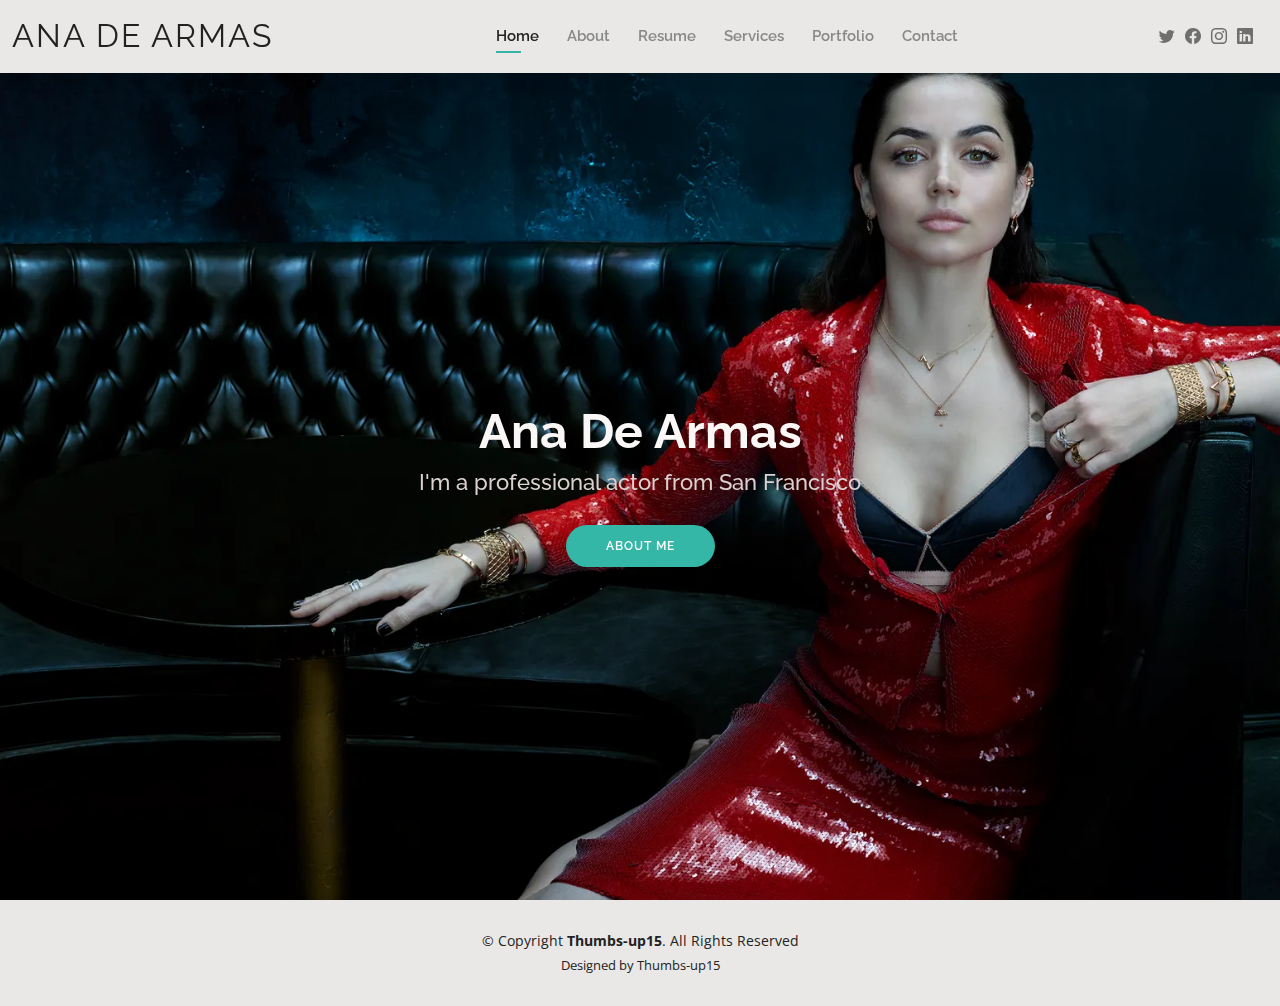
<file: index.html>
<!DOCTYPE html>
<html lang="en">

<head>
  <meta charset="utf-8">
  <meta content="width=device-width, initial-scale=1.0" name="viewport">

  <title>Portfolio Sample Index</title>
  <meta content="" name="description">
  <meta content="" name="keywords">

 


  <!-- Google Fonts -->
  <link href="https://fonts.googleapis.com/css?family=Open+Sans:300,300i,400,400i,600,600i,700,700i|Raleway:300,300i,400,400i,500,500i,600,600i,700,700i|Poppins:300,300i,400,400i,500,500i,600,600i,700,700i" rel="stylesheet">

  <!-- Vendor CSS Files -->
  <link href="assets/vendor/aos/aos.css" rel="stylesheet">
  <link href="assets/vendor/bootstrap/css/bootstrap.min.css" rel="stylesheet">
  <link href="assets/vendor/bootstrap-icons/bootstrap-icons.css" rel="stylesheet">
  <link href="assets/vendor/boxicons/css/boxicons.min.css" rel="stylesheet">
  <link href="assets/vendor/glightbox/css/glightbox.min.css" rel="stylesheet">
  <link href="assets/vendor/swiper/swiper-bundle.min.css" rel="stylesheet">

  <!-- Template Main CSS File -->
  <link href="assets/css/style.css" rel="stylesheet">

 

</head>

<body>

  <!-- ======= Header ======= -->
  <header id="header" class="fixed-top">
    <div class="container-fluid d-flex justify-content-between align-items-center">

      <h1 class="logo me-auto me-lg-0"><a href="index.html">Ana De Armas</a></h1>


      <nav id="navbar" class="navbar order-last order-lg-0">
        <ul>
          <li><a class="active" href="index.html">Home</a></li>
          <li><a href="about.html">About</a></li>
          <li><a href="resume.html">Resume</a></li>
          <li><a href="services.html">Services</a></li>
          <li><a href="portfolio.html">Portfolio</a></li>
          <li><a href="contact.html">Contact</a></li>
        </ul>
        <i class="bi bi-list mobile-nav-toggle"></i>
      </nav><!-- .navbar -->

      <div class="header-social-links">
        <a href="#" class="twitter"><i class="bi bi-twitter"></i></a>
        <a href="#" class="facebook"><i class="bi bi-facebook"></i></a>
        <a href="#" class="instagram"><i class="bi bi-instagram"></i></a>
        <a href="#" class="linkedin"><i class="bi bi-linkedin"></i></i></a>
      </div>

    </div>

  </header><!-- End Header -->

  <!-- ======= Hero Section ======= -->
  <section id="hero" class="d-flex align-items-center">
    <div class="container d-flex flex-column align-items-center" data-aos="zoom-in" data-aos-delay="100">
      <h1>Ana De Armas</h1>
      <h2>I'm a professional actor from San Francisco</h2>
      <a href="about.html" class="btn-about">About Me</a>
    </div>
  </section><!-- End Hero -->

  <!-- ======= Footer ======= -->
  <footer id="footer">
    <div class="container">
      <div class="copyright">
        &copy; Copyright <strong><span>Thumbs-up15</span></strong>. All Rights Reserved
      </div>
      <div class="credits">
        
        Designed by Thumbs-up15
      </div>
    </div>
  </footer><!-- End  Footer -->

  <div id="preloader"></div>
  <a href="#" class="back-to-top d-flex align-items-center justify-content-center"><i class="bi bi-arrow-up-short"></i></a>

  <!-- Vendor JS Files -->
  <script src="assets/vendor/purecounter/purecounter_vanilla.js"></script>
  <script src="assets/vendor/aos/aos.js"></script>
  <script src="assets/vendor/bootstrap/js/bootstrap.bundle.min.js"></script>
  <script src="assets/vendor/glightbox/js/glightbox.min.js"></script>
  <script src="assets/vendor/isotope-layout/isotope.pkgd.min.js"></script>
  <script src="assets/vendor/swiper/swiper-bundle.min.js"></script>
  <script src="assets/vendor/waypoints/noframework.waypoints.js"></script>
  <script src="assets/vendor/php-email-form/validate.js"></script>

  <!-- Template Main JS File -->
  <script src="assets/js/main.js"></script>

</body>

</html>
</file>
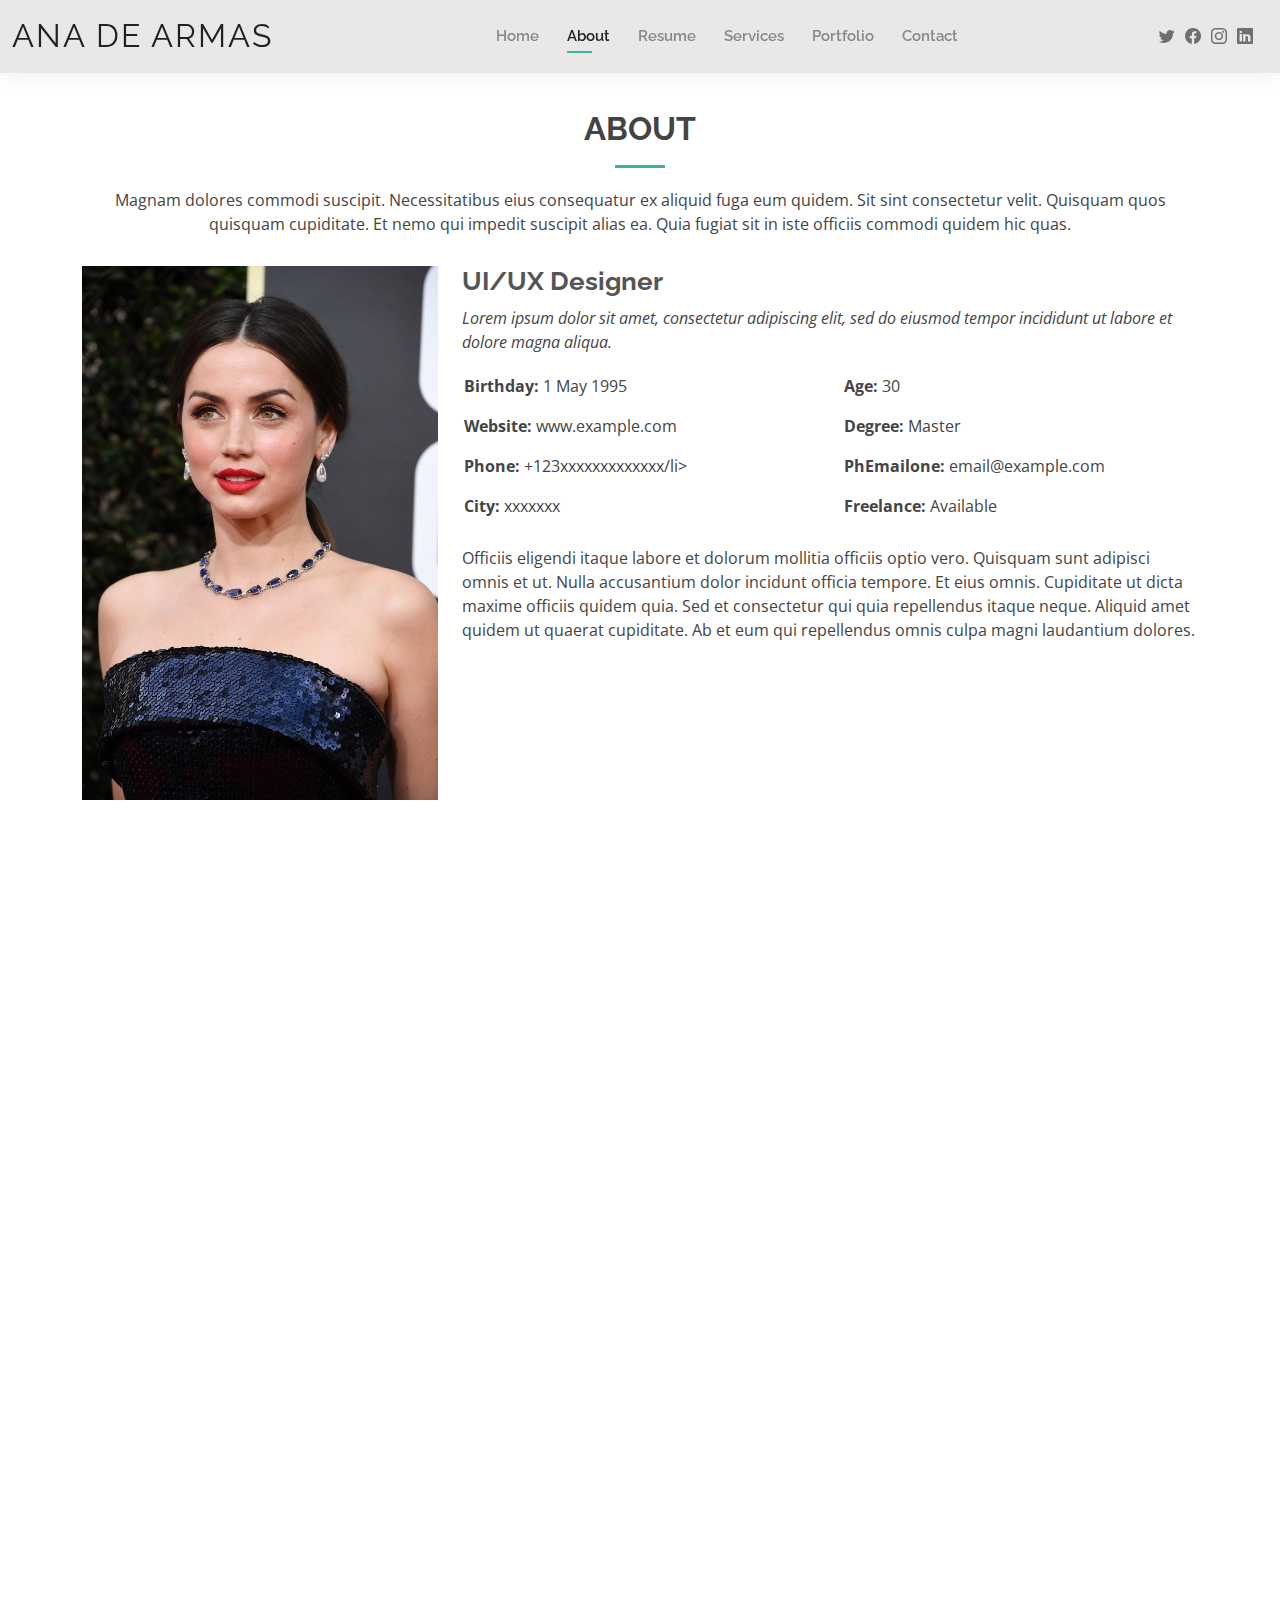
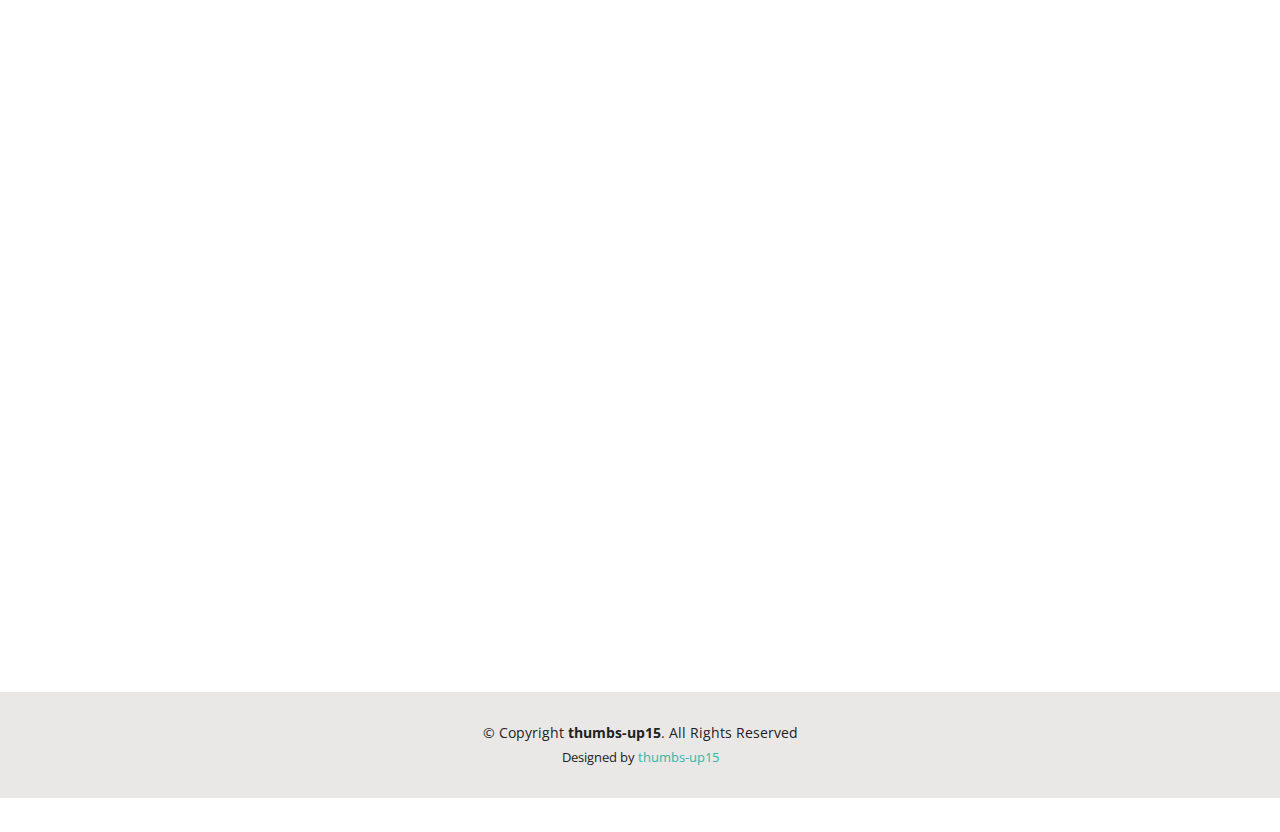
<file: about.html>
<!DOCTYPE html>
<html lang="en">

<head>
  <meta charset="utf-8">
  <meta content="width=device-width, initial-scale=1.0" name="viewport">

  <title>About - Ana De Armas Portfolio Website Template</title>
  <meta content="" name="description">
  <meta content="" name="keywords">


  <!-- Google Fonts -->
  <link href="https://fonts.googleapis.com/css?family=Open+Sans:300,300i,400,400i,600,600i,700,700i|Raleway:300,300i,400,400i,500,500i,600,600i,700,700i|Poppins:300,300i,400,400i,500,500i,600,600i,700,700i" rel="stylesheet">

  <!-- Vendor CSS Files -->
  <link href="assets/vendor/aos/aos.css" rel="stylesheet">
  <link href="assets/vendor/bootstrap/css/bootstrap.min.css" rel="stylesheet">
  <link href="assets/vendor/bootstrap-icons/bootstrap-icons.css" rel="stylesheet">
  <link href="assets/vendor/boxicons/css/boxicons.min.css" rel="stylesheet">
  <link href="assets/vendor/glightbox/css/glightbox.min.css" rel="stylesheet">
  <link href="assets/vendor/swiper/swiper-bundle.min.css" rel="stylesheet">

  <!-- Template Main CSS File -->
  <link href="assets/css/style.css" rel="stylesheet">

</head>

<body>

  <!-- ======= Header ======= -->
  <header id="header" class="fixed-top">
    <div class="container-fluid d-flex justify-content-between align-items-center">

      <h1 class="logo me-auto me-lg-0"><a href="index.html">Ana De Armas</a></h1>
     

      <nav id="navbar" class="navbar order-last order-lg-0">
        <ul>
          <li><a href="index.html">Home</a></li>
          <li><a class="active" href="about.html">About</a></li>
          <li><a href="resume.html">Resume</a></li>
          <li><a href="services.html">Services</a></li>
          <li><a href="portfolio.html">Portfolio</a></li>
          <li><a href="contact.html">Contact</a></li>
        </ul>
        <i class="bi bi-list mobile-nav-toggle"></i>
      </nav><!-- .navbar -->

      <div class="header-social-links">
        <a href="#" class="twitter"><i class="bi bi-twitter"></i></a>
        <a href="#" class="facebook"><i class="bi bi-facebook"></i></a>
        <a href="#" class="instagram"><i class="bi bi-instagram"></i></a>
        <a href="#" class="linkedin"><i class="bi bi-linkedin"></i></i></a>
      </div>

    </div>

  </header><!-- End Header -->

  <main id="main">

    <!-- ======= About Section ======= -->
    <section id="about" class="about">
      <div class="container" data-aos="fade-up">

        <div class="section-title">
          <h2>About</h2>
          <p>Magnam dolores commodi suscipit. Necessitatibus eius consequatur ex aliquid fuga eum quidem. Sit sint consectetur velit. Quisquam quos quisquam cupiditate. Et nemo qui impedit suscipit alias ea. Quia fugiat sit in iste officiis commodi quidem hic quas.</p>
        </div>

        <div class="row">
          <div class="col-lg-4">
            <img src="assets/img/about.jpg" class="img-fluid" alt="">
          </div>
          <div class="col-lg-8 pt-4 pt-lg-0 content">
            <h3>UI/UX Designer</h3>
            <p class="fst-italic">
              Lorem ipsum dolor sit amet, consectetur adipiscing elit, sed do eiusmod tempor incididunt ut labore et dolore
              magna aliqua.
            </p>
            <div class="row">
              <div class="col-lg-6">
                <ul>
                  <li><i class="bi bi-rounded-right"></i> <strong>Birthday:</strong> 1 May 1995</li>
                  <li><i class="bi bi-rounded-right"></i> <strong>Website:</strong> www.example.com</li>
                  <li><i class="bi bi-rounded-right"></i> <strong>Phone:</strong> +123xxxxxxxxxxxxx/li>
                  <li><i class="bi bi-rounded-right"></i> <strong>City:</strong> xxxxxxx</li>
                </ul>
              </div>
              <div class="col-lg-6">
                <ul>
                  <li><i class="bi bi-rounded-right"></i> <strong>Age:</strong> 30</li>
                  <li><i class="bi bi-rounded-right"></i> <strong>Degree:</strong> Master</li>
                  <li><i class="bi bi-rounded-right"></i> <strong>PhEmailone:</strong> email@example.com</li>
                  <li><i class="bi bi-rounded-right"></i> <strong>Freelance:</strong> Available</li>
                </ul>
              </div>
            </div>
            <p>
              Officiis eligendi itaque labore et dolorum mollitia officiis optio vero. Quisquam sunt adipisci omnis et ut. Nulla accusantium dolor incidunt officia tempore. Et eius omnis.
              Cupiditate ut dicta maxime officiis quidem quia. Sed et consectetur qui quia repellendus itaque neque. Aliquid amet quidem ut quaerat cupiditate. Ab et eum qui repellendus omnis culpa magni laudantium dolores.
            </p>
          </div>
        </div>

      </div>
    </section><!-- End About Section -->

    <!-- ======= Skills Section ======= -->
    <section id="skills" class="skills">
      <div class="container" data-aos="fade-up">

        <div class="section-title">
          <h2>Skills</h2>
          <p>Magnam dolores commodi suscipit. Necessitatibus eius consequatur ex aliquid fuga eum quidem. Sit sint consectetur velit. Quisquam quos quisquam cupiditate. Et nemo qui impedit suscipit alias ea. Quia fugiat sit in iste officiis commodi quidem hic quas.</p>
        </div>

        <div class="row skills-content">

          <div class="col-lg-6">

            <div class="progress">
              <span class="skill">HTML <i class="val">100%</i></span>
              <div class="progress-bar-wrap">
                <div class="progress-bar" role="progressbar" aria-valuenow="100" aria-valuemin="0" aria-valuemax="100"></div>
              </div>
            </div>

            <div class="progress">
              <span class="skill">CSS <i class="val">90%</i></span>
              <div class="progress-bar-wrap">
                <div class="progress-bar" role="progressbar" aria-valuenow="90" aria-valuemin="0" aria-valuemax="100"></div>
              </div>
            </div>

            <div class="progress">
              <span class="skill">JavaScript <i class="val">75%</i></span>
              <div class="progress-bar-wrap">
                <div class="progress-bar" role="progressbar" aria-valuenow="75" aria-valuemin="0" aria-valuemax="100"></div>
              </div>
            </div>

          </div>

          <div class="col-lg-6">

            <div class="progress">
              <span class="skill">PHP <i class="val">80%</i></span>
              <div class="progress-bar-wrap">
                <div class="progress-bar" role="progressbar" aria-valuenow="80" aria-valuemin="0" aria-valuemax="100"></div>
              </div>
            </div>

            <div class="progress">
              <span class="skill">WordPress/CMS <i class="val">90%</i></span>
              <div class="progress-bar-wrap">
                <div class="progress-bar" role="progressbar" aria-valuenow="90" aria-valuemin="0" aria-valuemax="100"></div>
              </div>
            </div>

            <div class="progress">
              <span class="skill">Photoshop <i class="val">55%</i></span>
              <div class="progress-bar-wrap">
                <div class="progress-bar" role="progressbar" aria-valuenow="55" aria-valuemin="0" aria-valuemax="100"></div>
              </div>
            </div>

          </div>

        </div>

      </div>
    </section><!-- End Skills Section -->

    <!-- ======= Facts Section ======= -->
    <section id="facts" class="facts">
      <div class="container" data-aos="fade-up">

        <div class="section-title">
          <h2>Facts</h2>
          <p>Magnam dolores commodi suscipit. Necessitatibus eius consequatur ex aliquid fuga eum quidem. Sit sint consectetur velit. Quisquam quos quisquam cupiditate. Et nemo qui impedit suscipit alias ea. Quia fugiat sit in iste officiis commodi quidem hic quas.</p>
        </div>

        <div class="row counters">

          <div class="col-lg-3 col-6 text-center">
            <span data-purecounter-start="0" data-purecounter-end="232" data-purecounter-duration="1" class="purecounter"></span>
            <p>Clients</p>
          </div>

          <div class="col-lg-3 col-6 text-center">
            <span data-purecounter-start="0" data-purecounter-end="521" data-purecounter-duration="1" class="purecounter"></span>
            <p>Projects</p>
          </div>

          <div class="col-lg-3 col-6 text-center">
            <span data-purecounter-start="0" data-purecounter-end="1463" data-purecounter-duration="1" class="purecounter"></span>
            <p>Hours Of Support</p>
          </div>

          <div class="col-lg-3 col-6 text-center">
            <span data-purecounter-start="0" data-purecounter-end="15" data-purecounter-duration="1" class="purecounter"></span>
            <p>Hard Workers</p>
          </div>

        </div>

      </div>
    </section><!-- End Facts Section -->

    <!-- ======= Testimonials Section ======= -->
    <section id="testimonials" class="testimonials">
      <div class="container" data-aos="fade-up">

        <div class="section-title">
          <h2>Testimonials</h2>
          <p>Magnam dolores commodi suscipit. Necessitatibus eius consequatur ex aliquid fuga eum quidem. Sit sint consectetur velit. Quisquam quos quisquam cupiditate. Et nemo qui impedit suscipit alias ea. Quia fugiat sit in iste officiis commodi quidem hic quas.</p>
        </div>

        <div class="testimonials-slider swiper" data-aos="fade-up" data-aos-delay="100">
          <div class="swiper-wrapper">

            <div class="swiper-slide">
              <div class="testimonial-item">
                <img src="assets/img/testimonials/testimonials-1.jpg" class="testimonial-img" alt="">
                <h3>Saul Goodman</h3>
                <h4>Ceo &amp; Founder</h4>
                <p>
                  <i class="bx bxs-quote-alt-left quote-icon-left"></i>
                  Proin iaculis purus consequat sem cure digni ssim donec porttitora entum suscipit rhoncus. Accusantium quam, ultricies eget id, aliquam eget nibh et. Maecen aliquam, risus at semper.
                  <i class="bx bxs-quote-alt-right quote-icon-right"></i>
                </p>
              </div>
            </div><!-- End testimonial item -->

            <div class="swiper-slide">
              <div class="testimonial-item">
                <img src="assets/img/testimonials/testimonials-2.jpg" class="testimonial-img" alt="">
                <h3>Sara Wilsson</h3>
                <h4>Designer</h4>
                <p>
                  <i class="bx bxs-quote-alt-left quote-icon-left"></i>
                  Export tempor illum tamen malis malis eram quae irure esse labore quem cillum quid cillum eram malis quorum velit fore eram velit sunt aliqua noster fugiat irure amet legam anim culpa.
                  <i class="bx bxs-quote-alt-right quote-icon-right"></i>
                </p>
              </div>
            </div><!-- End testimonial item -->

            <div class="swiper-slide">
              <div class="testimonial-item">
                <img src="assets/img/testimonials/testimonials-3.jpg" class="testimonial-img" alt="">
                <h3>Jena Karlis</h3>
                <h4>Store Owner</h4>
                <p>
                  <i class="bx bxs-quote-alt-left quote-icon-left"></i>
                  Enim nisi quem export duis labore cillum quae magna enim sint quorum nulla quem veniam duis minim tempor labore quem eram duis noster aute amet eram fore quis sint minim.
                  <i class="bx bxs-quote-alt-right quote-icon-right"></i>
                </p>
              </div>
            </div><!-- End testimonial item -->

            <div class="swiper-slide">
              <div class="testimonial-item">
                <img src="assets/img/testimonials/testimonials-4.jpg" class="testimonial-img" alt="">
                <h3>Matt Brandon</h3>
                <h4>Freelancer</h4>
                <p>
                  <i class="bx bxs-quote-alt-left quote-icon-left"></i>
                  Fugiat enim eram quae cillum dolore dolor amet nulla culpa multos export minim fugiat minim velit minim dolor enim duis veniam ipsum anim magna sunt elit fore quem dolore labore illum veniam.
                  <i class="bx bxs-quote-alt-right quote-icon-right"></i>
                </p>
              </div>
            </div><!-- End testimonial item -->

            <div class="swiper-slide">
              <div class="testimonial-item">
                <img src="assets/img/testimonials/testimonials-5.jpg" class="testimonial-img" alt="">
                <h3>John Larson</h3>
                <h4>Entrepreneur</h4>
                <p>
                  <i class="bx bxs-quote-alt-left quote-icon-left"></i>
                  Quis quorum aliqua sint quem legam fore sunt eram irure aliqua veniam tempor noster veniam enim culpa labore duis sunt culpa nulla illum cillum fugiat legam esse veniam culpa fore nisi cillum quid.
                  <i class="bx bxs-quote-alt-right quote-icon-right"></i>
                </p>
              </div>
            </div><!-- End testimonial item -->

          </div>
          <div class="swiper-pagination"></div>
        </div>

      </div>
    </section><!-- End Testimonials Section -->

  </main><!-- End #main -->

  <!-- ======= Footer ======= -->
  <footer id="footer">
    <div class="container">
      <div class="copyright">
        &copy; Copyright <strong><span>thumbs-up15</span></strong>. All Rights Reserved
      </div>
      <div class="credits">
        
        Designed by <a>thumbs-up15</a>
      </div>
    </div>
  </footer><!-- End  Footer -->

  <div id="preloader"></div>
  <a href="#" class="back-to-top d-flex align-items-center justify-content-center"><i class="bi bi-arrow-up-short"></i></a>

  <!-- Vendor JS Files -->
  <script src="assets/vendor/purecounter/purecounter_vanilla.js"></script>
  <script src="assets/vendor/aos/aos.js"></script>
  <script src="assets/vendor/bootstrap/js/bootstrap.bundle.min.js"></script>
  <script src="assets/vendor/glightbox/js/glightbox.min.js"></script>
  <script src="assets/vendor/isotope-layout/isotope.pkgd.min.js"></script>
  <script src="assets/vendor/swiper/swiper-bundle.min.js"></script>
  <script src="assets/vendor/waypoints/noframework.waypoints.js"></script>
  <script src="assets/vendor/php-email-form/validate.js"></script>

  <!-- Template Main JS File -->
  <script src="assets/js/main.js"></script>

</body>

</html>
</file>
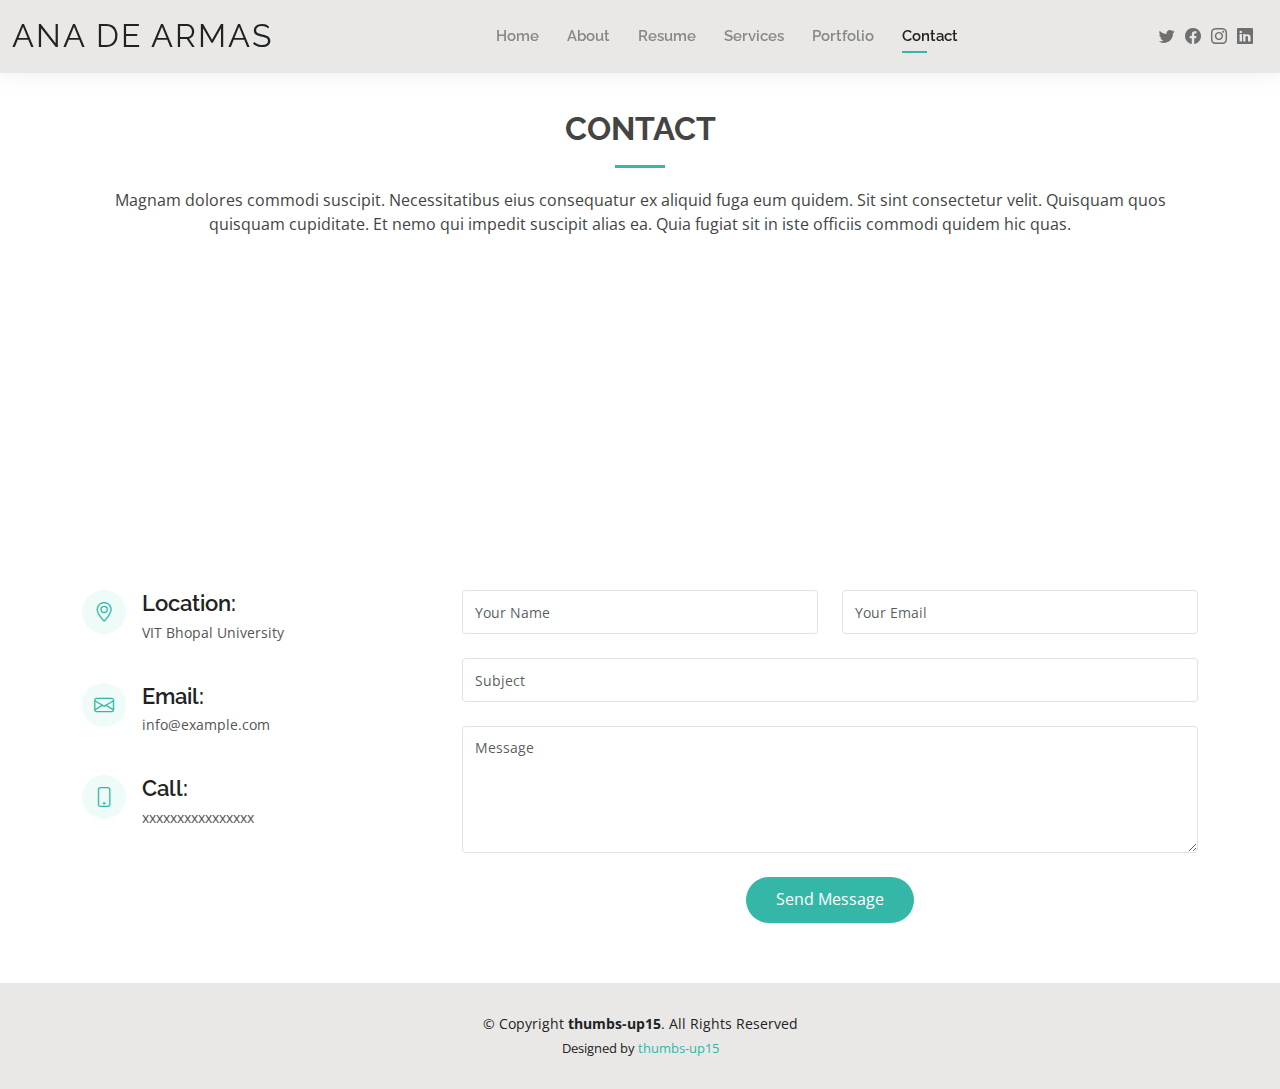
<file: contact.html>
<!DOCTYPE html>
<html lang="en">

<head>
  <meta charset="utf-8">
  <meta content="width=device-width, initial-scale=1.0" name="viewport">

  <title>Contact - Ana De Armas</title>
  <meta content="" name="description">
  <meta content="" name="keywords">

  <!-- Favicons -->
  <link href="assets/img/favicon.png" rel="icon">
  <link href="assets/img/apple-touch-icon.png" rel="apple-touch-icon">

  <!-- Google Fonts -->
  <link href="https://fonts.googleapis.com/css?family=Open+Sans:300,300i,400,400i,600,600i,700,700i|Raleway:300,300i,400,400i,500,500i,600,600i,700,700i|Poppins:300,300i,400,400i,500,500i,600,600i,700,700i" rel="stylesheet">

  <!-- Vendor CSS Files -->
  <link href="assets/vendor/aos/aos.css" rel="stylesheet">
  <link href="assets/vendor/bootstrap/css/bootstrap.min.css" rel="stylesheet">
  <link href="assets/vendor/bootstrap-icons/bootstrap-icons.css" rel="stylesheet">
  <link href="assets/vendor/boxicons/css/boxicons.min.css" rel="stylesheet">
  <link href="assets/vendor/glightbox/css/glightbox.min.css" rel="stylesheet">
  <link href="assets/vendor/swiper/swiper-bundle.min.css" rel="stylesheet">

  <!-- Template Main CSS File -->
  <link href="assets/css/style.css" rel="stylesheet">
</head>

<body>

  <!-- ======= Header ======= -->
  <header id="header" class="fixed-top">
    <div class="container-fluid d-flex justify-content-between align-items-center">

      <h1 class="logo me-auto me-lg-0"><a href="index.html">Ana De Armas</a></h1>
      <!-- Uncomment below if you prefer to use an image logo -->
      <!-- <a href="index.html" class="logo"><img src="assets/img/logo.png" alt="" class="img-fluid"></a>-->

      <nav id="navbar" class="navbar order-last order-lg-0">
        <ul>
          <li><a href="index.html">Home</a></li>
          <li><a href="about.html">About</a></li>
          <li><a href="resume.html">Resume</a></li>
          <li><a href="services.html">Services</a></li>
          <li><a href="portfolio.html">Portfolio</a></li>
          <li><a class="active" href="contact.html">Contact</a></li>
        </ul>
        <i class="bi bi-list mobile-nav-toggle"></i>
      </nav><!-- .navbar -->

      <div class="header-social-links">
        <a href="#" class="twitter"><i class="bi bi-twitter"></i></a>
        <a href="#" class="facebook"><i class="bi bi-facebook"></i></a>
        <a href="#" class="instagram"><i class="bi bi-instagram"></i></a>
        <a href="#" class="linkedin"><i class="bi bi-linkedin"></i></i></a>
      </div>

    </div>

  </header><!-- End Header -->

  <main id="main">

    <!-- ======= Contact Section ======= -->
    <section id="contact" class="contact">
      <div class="container" data-aos="fade-up">

        <div class="section-title">
          <h2>Contact</h2>
          <p>Magnam dolores commodi suscipit. Necessitatibus eius consequatur ex aliquid fuga eum quidem. Sit sint consectetur velit. Quisquam quos quisquam cupiditate. Et nemo qui impedit suscipit alias ea. Quia fugiat sit in iste officiis commodi quidem hic quas.</p>
        </div>

        <div>
          <iframe style="border:0; width: 100%; height: 270px;" src="https://www.google.com/maps/embed?pb=!1m18!1m12!1m3!1d3670.5358693949966!2d76.8512871!3d23.077471499999998!2m3!1f0!2f0!3f0!3m2!1i1024!2i768!4f13.1!3m3!1m2!1s0x397ce9ceaaaaaaab%3A0xa224b6b82b421f83!2sVIT%20Bhopal%20University!5e0!3m2!1sen!2sin!4v1689665418969!5m2!1sen!2sin" frameborder="0" allowfullscreen></iframe>
        </div>

        <div class="row mt-5">

          <div class="col-lg-4">
            <div class="info">
              <div class="address">
                <i class="bi bi-geo-alt"></i>
                <h4>Location:</h4>
                <p>VIT Bhopal University</p>
              </div>

              <div class="email">
                <i class="bi bi-envelope"></i>
                <h4>Email:</h4>
                <p>info@example.com</p>
              </div>

              <div class="phone">
                <i class="bi bi-phone"></i>
                <h4>Call:</h4>
                <p>xxxxxxxxxxxxxxxx</p>
              </div>

            </div>

          </div>

          <div class="col-lg-8 mt-5 mt-lg-0">

            <form action="forms/contact.php" method="post" role="form" class="php-email-form">
              <div class="row">
                <div class="col-md-6 form-group">
                  <input type="text" name="name" class="form-control" id="name" placeholder="Your Name" required>
                </div>
                <div class="col-md-6 form-group mt-3 mt-md-0">
                  <input type="email" class="form-control" name="email" id="email" placeholder="Your Email" required>
                </div>
              </div>
              <div class="form-group mt-3">
                <input type="text" class="form-control" name="subject" id="subject" placeholder="Subject" required>
              </div>
              <div class="form-group mt-3">
                <textarea class="form-control" name="message" rows="5" placeholder="Message" required></textarea>
              </div>
              <div class="my-3">
                <div class="loading">Loading</div>
                <div class="error-message"></div>
                <div class="sent-message">Your message has been sent. Thank you!</div>
              </div>
              <div class="text-center"><button type="submit">Send Message</button></div>
            </form>

          </div>

        </div>

      </div>
    </section><!-- End Contact Section -->

  </main><!-- End #main -->

  <!-- ======= Footer ======= -->
  <footer id="footer">
    <div class="container">
      <div class="copyright">
        &copy; Copyright <strong><span>thumbs-up15</span></strong>. All Rights Reserved
      </div>
      <div class="credits">
       
        Designed by <a>thumbs-up15</a>
      </div>
    </div>
  </footer><!-- End  Footer -->

  <div id="preloader"></div>
  <a href="#" class="back-to-top d-flex align-items-center justify-content-center"><i class="bi bi-arrow-up-short"></i></a>

  <!-- Vendor JS Files -->
  <script src="assets/vendor/purecounter/purecounter_vanilla.js"></script>
  <script src="assets/vendor/aos/aos.js"></script>
  <script src="assets/vendor/bootstrap/js/bootstrap.bundle.min.js"></script>
  <script src="assets/vendor/glightbox/js/glightbox.min.js"></script>
  <script src="assets/vendor/isotope-layout/isotope.pkgd.min.js"></script>
  <script src="assets/vendor/swiper/swiper-bundle.min.js"></script>
  <script src="assets/vendor/waypoints/noframework.waypoints.js"></script>
  <script src="assets/vendor/php-email-form/validate.js"></script>

  <!-- Template Main JS File -->
  <script src="assets/js/main.js"></script>

</body>

</html>
</file>
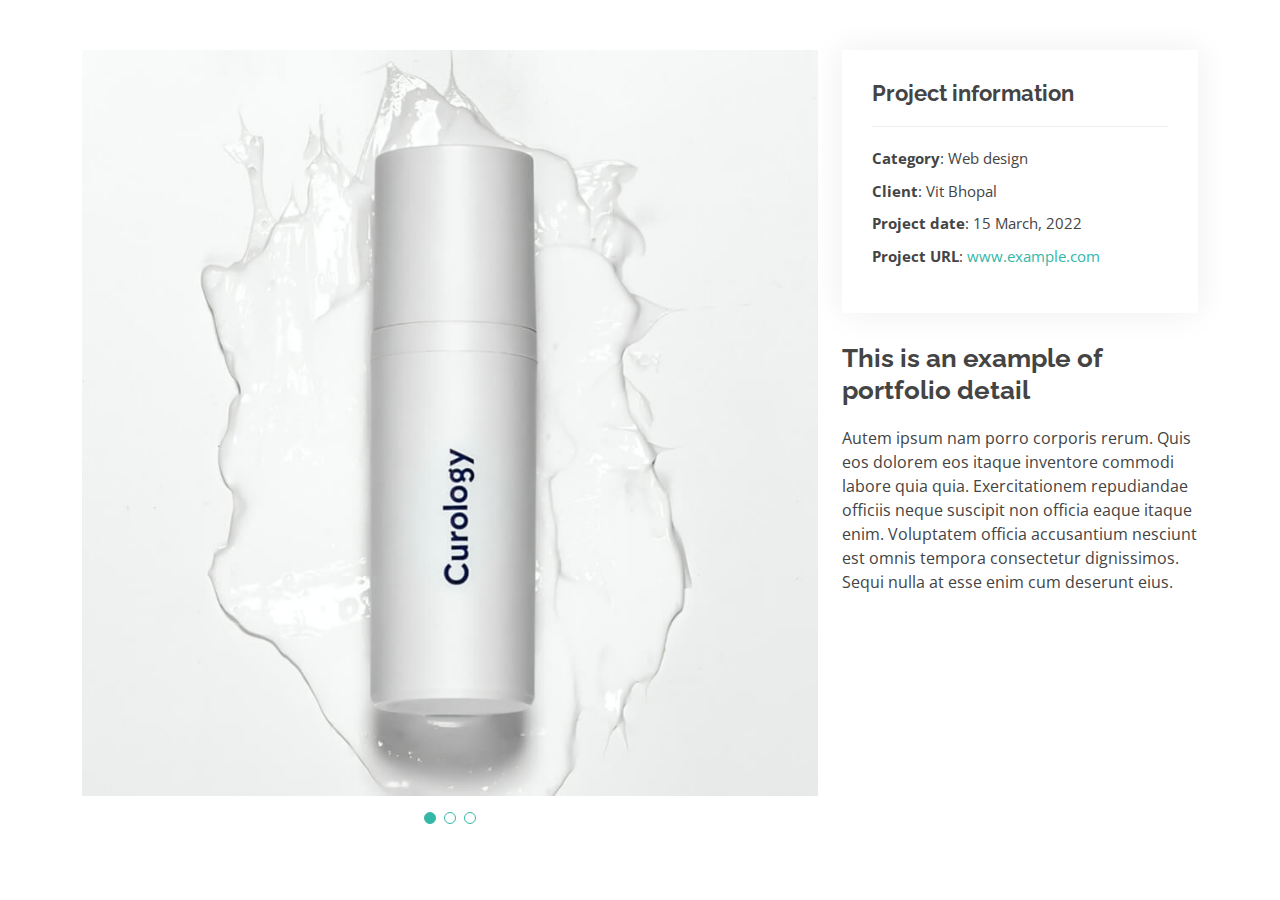
<file: portfolio-details.html>
<!DOCTYPE html>
<html lang="en">

<head>
  <meta charset="utf-8">
  <meta content="width=device-width, initial-scale=1.0" name="viewport">

  <title>Portfolio Details - Ana De Armas</title>
  <meta content="" name="description">
  <meta content="" name="keywords">

  <!-- Favicons -->
  <link href="assets/img/favicon.png" rel="icon">
  <link href="assets/img/apple-touch-icon.png" rel="apple-touch-icon">

  <!-- Google Fonts -->
  <link href="https://fonts.googleapis.com/css?family=Open+Sans:300,300i,400,400i,600,600i,700,700i|Raleway:300,300i,400,400i,500,500i,600,600i,700,700i|Poppins:300,300i,400,400i,500,500i,600,600i,700,700i" rel="stylesheet">

  <!-- Vendor CSS Files -->
  <link href="assets/vendor/aos/aos.css" rel="stylesheet">
  <link href="assets/vendor/bootstrap/css/bootstrap.min.css" rel="stylesheet">
  <link href="assets/vendor/bootstrap-icons/bootstrap-icons.css" rel="stylesheet">
  <link href="assets/vendor/boxicons/css/boxicons.min.css" rel="stylesheet">
  <link href="assets/vendor/glightbox/css/glightbox.min.css" rel="stylesheet">
  <link href="assets/vendor/swiper/swiper-bundle.min.css" rel="stylesheet">

  <!-- Template Main CSS File -->
  <link href="assets/css/style.css" rel="stylesheet">


</head>

<body>

  <main id="main">

    <!-- ======= Portfolio Details Section ======= -->
    <section id="portfolio-details" class="portfolio-details">
      <div class="container">

        <div class="row gy-4">

          <div class="col-lg-8">
            <div class="portfolio-details-slider swiper">
              <div class="swiper-wrapper align-items-center">

                <div class="swiper-slide">
                  <img src="assets/img/portfolio/portfolio-1.jpg" alt="">
                </div>

                <div class="swiper-slide">
                  <img src="assets/img/portfolio/portfolio-2.jpg" alt="">
                </div>

                <div class="swiper-slide">
                  <img src="assets/img/portfolio/portfolio-3.jpg" alt="">
                </div>

              </div>
              <div class="swiper-pagination"></div>
            </div>
          </div>

          <div class="col-lg-4">
            <div class="portfolio-info">
              <h3>Project information</h3>
              <ul>
                <li><strong>Category</strong>: Web design</li>
                <li><strong>Client</strong>: Vit Bhopal</li>
                <li><strong>Project date</strong>: 15 March, 2022</li>
                <li><strong>Project URL</strong>: <a href="#">www.example.com</a></li>
              </ul>
            </div>
            <div class="portfolio-description">
              <h2>This is an example of portfolio detail</h2>
              <p>
                Autem ipsum nam porro corporis rerum. Quis eos dolorem eos itaque inventore commodi labore quia quia. Exercitationem repudiandae officiis neque suscipit non officia eaque itaque enim. Voluptatem officia accusantium nesciunt est omnis tempora consectetur dignissimos. Sequi nulla at esse enim cum deserunt eius.
              </p>
            </div>
          </div>

        </div>

      </div>
    </section><!-- End Portfolio Details Section -->

  </main><!-- End #main -->

  <div id="preloader"></div>
  <a href="#" class="back-to-top d-flex align-items-center justify-content-center"><i class="bi bi-arrow-up-short"></i></a>

  <!-- Vendor JS Files -->
  <script src="assets/vendor/purecounter/purecounter_vanilla.js"></script>
  <script src="assets/vendor/aos/aos.js"></script>
  <script src="assets/vendor/bootstrap/js/bootstrap.bundle.min.js"></script>
  <script src="assets/vendor/glightbox/js/glightbox.min.js"></script>
  <script src="assets/vendor/isotope-layout/isotope.pkgd.min.js"></script>
  <script src="assets/vendor/swiper/swiper-bundle.min.js"></script>
  <script src="assets/vendor/waypoints/noframework.waypoints.js"></script>
  <script src="assets/vendor/php-email-form/validate.js"></script>

  <!-- Template Main JS File -->
  <script src="assets/js/main.js"></script>

</body>

</html>
</file>
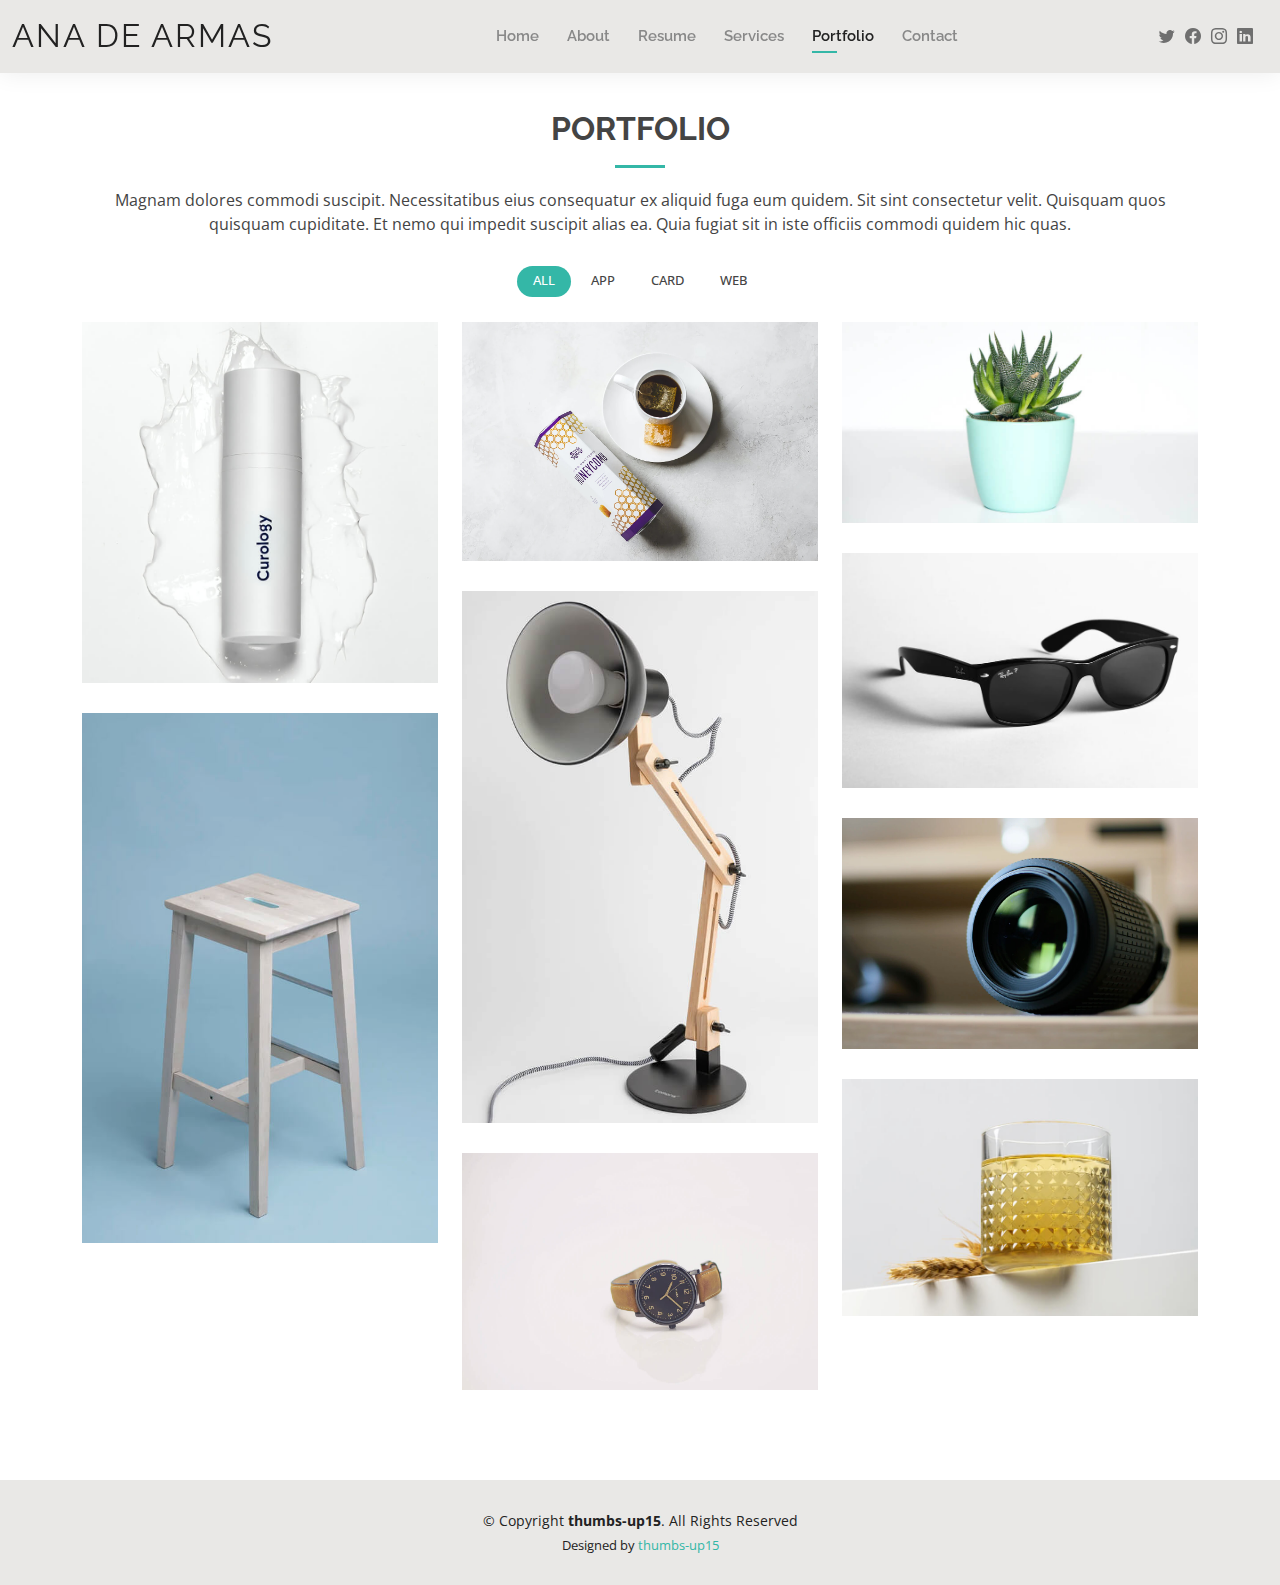
<file: portfolio.html>
<!DOCTYPE html>
<html lang="en">

<head>
  <meta charset="utf-8">
  <meta content="width=device-width, initial-scale=1.0" name="viewport">

  <title>Portfolio - Ana De Armas</title>
  <meta content="" name="description">
  <meta content="" name="keywords">

  <!-- Favicons -->
  <link href="assets/img/favicon.png" rel="icon">
  <link href="assets/img/apple-touch-icon.png" rel="apple-touch-icon">

  <!-- Google Fonts -->
  <link href="https://fonts.googleapis.com/css?family=Open+Sans:300,300i,400,400i,600,600i,700,700i|Raleway:300,300i,400,400i,500,500i,600,600i,700,700i|Poppins:300,300i,400,400i,500,500i,600,600i,700,700i" rel="stylesheet">

  <!-- Vendor CSS Files -->
  <link href="assets/vendor/aos/aos.css" rel="stylesheet">
  <link href="assets/vendor/bootstrap/css/bootstrap.min.css" rel="stylesheet">
  <link href="assets/vendor/bootstrap-icons/bootstrap-icons.css" rel="stylesheet">
  <link href="assets/vendor/boxicons/css/boxicons.min.css" rel="stylesheet">
  <link href="assets/vendor/glightbox/css/glightbox.min.css" rel="stylesheet">
  <link href="assets/vendor/swiper/swiper-bundle.min.css" rel="stylesheet">

  <!-- Template Main CSS File -->
  <link href="assets/css/style.css" rel="stylesheet">
</head>

<body>

  <!-- ======= Header ======= -->
  <header id="header" class="fixed-top">
    <div class="container-fluid d-flex justify-content-between align-items-center">

      <h1 class="logo me-auto me-lg-0"><a href="index.html">Ana De Armas</a></h1>
      <!-- Uncomment below if you prefer to use an image logo -->
      <!-- <a href="index.html" class="logo"><img src="assets/img/logo.png" alt="" class="img-fluid"></a>-->

      <nav id="navbar" class="navbar order-last order-lg-0">
        <ul>
          <li><a href="index.html">Home</a></li>
          <li><a href="about.html">About</a></li>
          <li><a href="resume.html">Resume</a></li>
          <li><a href="services.html">Services</a></li>
          <li><a class="active" href="portfolio.html">Portfolio</a></li>
          <li><a href="contact.html">Contact</a></li>
        </ul>
        <i class="bi bi-list mobile-nav-toggle"></i>
      </nav><!-- .navbar -->

      <div class="header-social-links">
        <a href="#" class="twitter"><i class="bi bi-twitter"></i></a>
        <a href="#" class="facebook"><i class="bi bi-facebook"></i></a>
        <a href="#" class="instagram"><i class="bi bi-instagram"></i></a>
        <a href="#" class="linkedin"><i class="bi bi-linkedin"></i></i></a>
      </div>

    </div>

  </header><!-- End Header -->

  <main id="main">

    <!-- ======= Portfolio Section ======= -->
    <section id="portfolio" class="portfolio">
      <div class="container" data-aos="fade-up">

        <div class="section-title">
          <h2>Portfolio</h2>
          <p>Magnam dolores commodi suscipit. Necessitatibus eius consequatur ex aliquid fuga eum quidem. Sit sint consectetur velit. Quisquam quos quisquam cupiditate. Et nemo qui impedit suscipit alias ea. Quia fugiat sit in iste officiis commodi quidem hic quas.</p>
        </div>

        <div class="row" data-aos="fade-up" data-aos-delay="100">
          <div class="col-lg-12 d-flex justify-content-center">
            <ul id="portfolio-flters">
              <li data-filter="*" class="filter-active">All</li>
              <li data-filter=".filter-app">App</li>
              <li data-filter=".filter-card">Card</li>
              <li data-filter=".filter-web">Web</li>
            </ul>
          </div>
        </div>

        <div class="row portfolio-container" data-aos="fade-up" data-aos-delay="200">

          <div class="col-lg-4 col-md-6 portfolio-item filter-app">
            <div class="portfolio-wrap">
              <img src="assets/img/portfolio/portfolio-1.jpg" class="img-fluid" alt="">
              <div class="portfolio-info">
                <h4>App 1</h4>
                <p>App</p>
                <div class="portfolio-links">
                  <a href="assets/img/portfolio/portfolio-1.jpg" data-gallery="portfolioGallery" class="portfolio-lightbox" title="App 1"><i class="bx bx-plus"></i></a>
                  <a href="portfolio-details.html" class="portfolio-details-lightbox" data-glightbox="type: external" title="Portfolio Details"><i class="bx bx-link"></i></a>
                </div>
              </div>
            </div>
          </div>

          <div class="col-lg-4 col-md-6 portfolio-item filter-web">
            <div class="portfolio-wrap">
              <img src="assets/img/portfolio/portfolio-2.jpg" class="img-fluid" alt="">
              <div class="portfolio-info">
                <h4>Web 3</h4>
                <p>Web</p>
                <div class="portfolio-links">
                  <a href="assets/img/portfolio/portfolio-2.jpg" data-gallery="portfolioGallery" class="portfolio-lightbox" title="Web 3"><i class="bx bx-plus"></i></a>
                  <a href="portfolio-details.html" class="portfolio-details-lightbox" data-glightbox="type: external" title="Portfolio Details"><i class="bx bx-link"></i></a>
                </div>
              </div>
            </div>
          </div>

          <div class="col-lg-4 col-md-6 portfolio-item filter-app">
            <div class="portfolio-wrap">
              <img src="assets/img/portfolio/portfolio-3.jpg" class="img-fluid" alt="">
              <div class="portfolio-info">
                <h4>App 2</h4>
                <p>App</p>
                <div class="portfolio-links">
                  <a href="assets/img/portfolio/portfolio-3.jpg" data-gallery="portfolioGallery" class="portfolio-lightbox" title="App 2"><i class="bx bx-plus"></i></a>
                  <a href="portfolio-details.html" class="portfolio-details-lightbox" data-glightbox="type: external" title="Portfolio Details"><i class="bx bx-link"></i></a>
                </div>
              </div>
            </div>
          </div>

          <div class="col-lg-4 col-md-6 portfolio-item filter-card">
            <div class="portfolio-wrap">
              <img src="assets/img/portfolio/portfolio-4.jpg" class="img-fluid" alt="">
              <div class="portfolio-info">
                <h4>Card 2</h4>
                <p>Card</p>
                <div class="portfolio-links">
                  <a href="assets/img/portfolio/portfolio-4.jpg" data-gallery="portfolioGallery" class="portfolio-lightbox" title="Card 2"><i class="bx bx-plus"></i></a>
                  <a href="portfolio-details.html" class="portfolio-details-lightbox" data-glightbox="type: external" title="Portfolio Details"><i class="bx bx-link"></i></a>
                </div>
              </div>
            </div>
          </div>

          <div class="col-lg-4 col-md-6 portfolio-item filter-web">
            <div class="portfolio-wrap">
              <img src="assets/img/portfolio/portfolio-5.jpg" class="img-fluid" alt="">
              <div class="portfolio-info">
                <h4>Web 2</h4>
                <p>Web</p>
                <div class="portfolio-links">
                  <a href="assets/img/portfolio/portfolio-5.jpg" data-gallery="portfolioGallery" class="portfolio-lightbox" title="Web 2"><i class="bx bx-plus"></i></a>
                  <a href="portfolio-details.html" class="portfolio-details-lightbox" data-glightbox="type: external" title="Portfolio Details"><i class="bx bx-link"></i></a>
                </div>
              </div>
            </div>
          </div>

          <div class="col-lg-4 col-md-6 portfolio-item filter-app">
            <div class="portfolio-wrap">
              <img src="assets/img/portfolio/portfolio-6.jpg" class="img-fluid" alt="">
              <div class="portfolio-info">
                <h4>App 3</h4>
                <p>App</p>
                <div class="portfolio-links">
                  <a href="assets/img/portfolio/portfolio-6.jpg" data-gallery="portfolioGallery" class="portfolio-lightbox" title="App 3"><i class="bx bx-plus"></i></a>
                  <a href="portfolio-details.html" class="portfolio-details-lightbox" data-glightbox="type: external" title="Portfolio Details"><i class="bx bx-link"></i></a>
                </div>
              </div>
            </div>
          </div>

          <div class="col-lg-4 col-md-6 portfolio-item filter-card">
            <div class="portfolio-wrap">
              <img src="assets/img/portfolio/portfolio-7.jpg" class="img-fluid" alt="">
              <div class="portfolio-info">
                <h4>Card 1</h4>
                <p>Card</p>
                <div class="portfolio-links">
                  <a href="assets/img/portfolio/portfolio-7.jpg" data-gallery="portfolioGallery" class="portfolio-lightbox" title="Card 1"><i class="bx bx-plus"></i></a>
                  <a href="portfolio-details.html" class="portfolio-details-lightbox" data-glightbox="type: external" title="Portfolio Details"><i class="bx bx-link"></i></a>
                </div>
              </div>
            </div>
          </div>

          <div class="col-lg-4 col-md-6 portfolio-item filter-card">
            <div class="portfolio-wrap">
              <img src="assets/img/portfolio/portfolio-8.jpg" class="img-fluid" alt="">
              <div class="portfolio-info">
                <h4>Card 3</h4>
                <p>Card</p>
                <div class="portfolio-links">
                  <a href="assets/img/portfolio/portfolio-8.jpg" data-gallery="portfolioGallery" class="portfolio-lightbox" title="Card 3"><i class="bx bx-plus"></i></a>
                  <a href="portfolio-details.html" class="portfolio-details-lightbox" data-glightbox="type: external" title="Portfolio Details"><i class="bx bx-link"></i></a>
                </div>
              </div>
            </div>
          </div>

          <div class="col-lg-4 col-md-6 portfolio-item filter-web">
            <div class="portfolio-wrap">
              <img src="assets/img/portfolio/portfolio-9.jpg" class="img-fluid" alt="">
              <div class="portfolio-info">
                <h4>Web 3</h4>
                <p>Web</p>
                <div class="portfolio-links">
                  <a href="assets/img/portfolio/portfolio-9.jpg" data-gallery="portfolioGallery" class="portfolio-lightbox" title="Web 3"><i class="bx bx-plus"></i></a>
                  <a href="portfolio-details.html" class="portfolio-details-lightbox" data-glightbox="type: external" title="Portfolio Details"><i class="bx bx-link"></i></a>
                </div>
              </div>
            </div>
          </div>

        </div>

      </div>
    </section><!-- End Portfolio Section -->

  </main><!-- End #main -->

  <!-- ======= Footer ======= -->
  <footer id="footer">
    <div class="container">
      <div class="copyright">
        &copy; Copyright <strong><span>thumbs-up15</span></strong>. All Rights Reserved
      </div>
      <div class="credits">
        Designed by <a>thumbs-up15</a>
      </div>
    </div>
  </footer><!-- End  Footer -->

  <div id="preloader"></div>
  <a href="#" class="back-to-top d-flex align-items-center justify-content-center"><i class="bi bi-arrow-up-short"></i></a>

  <!-- Vendor JS Files -->
  <script src="assets/vendor/purecounter/purecounter_vanilla.js"></script>
  <script src="assets/vendor/aos/aos.js"></script>
  <script src="assets/vendor/bootstrap/js/bootstrap.bundle.min.js"></script>
  <script src="assets/vendor/glightbox/js/glightbox.min.js"></script>
  <script src="assets/vendor/isotope-layout/isotope.pkgd.min.js"></script>
  <script src="assets/vendor/swiper/swiper-bundle.min.js"></script>
  <script src="assets/vendor/waypoints/noframework.waypoints.js"></script>
  <script src="assets/vendor/php-email-form/validate.js"></script>

  <!-- Template Main JS File -->
  <script src="assets/js/main.js"></script>

</body>

</html>
</file>
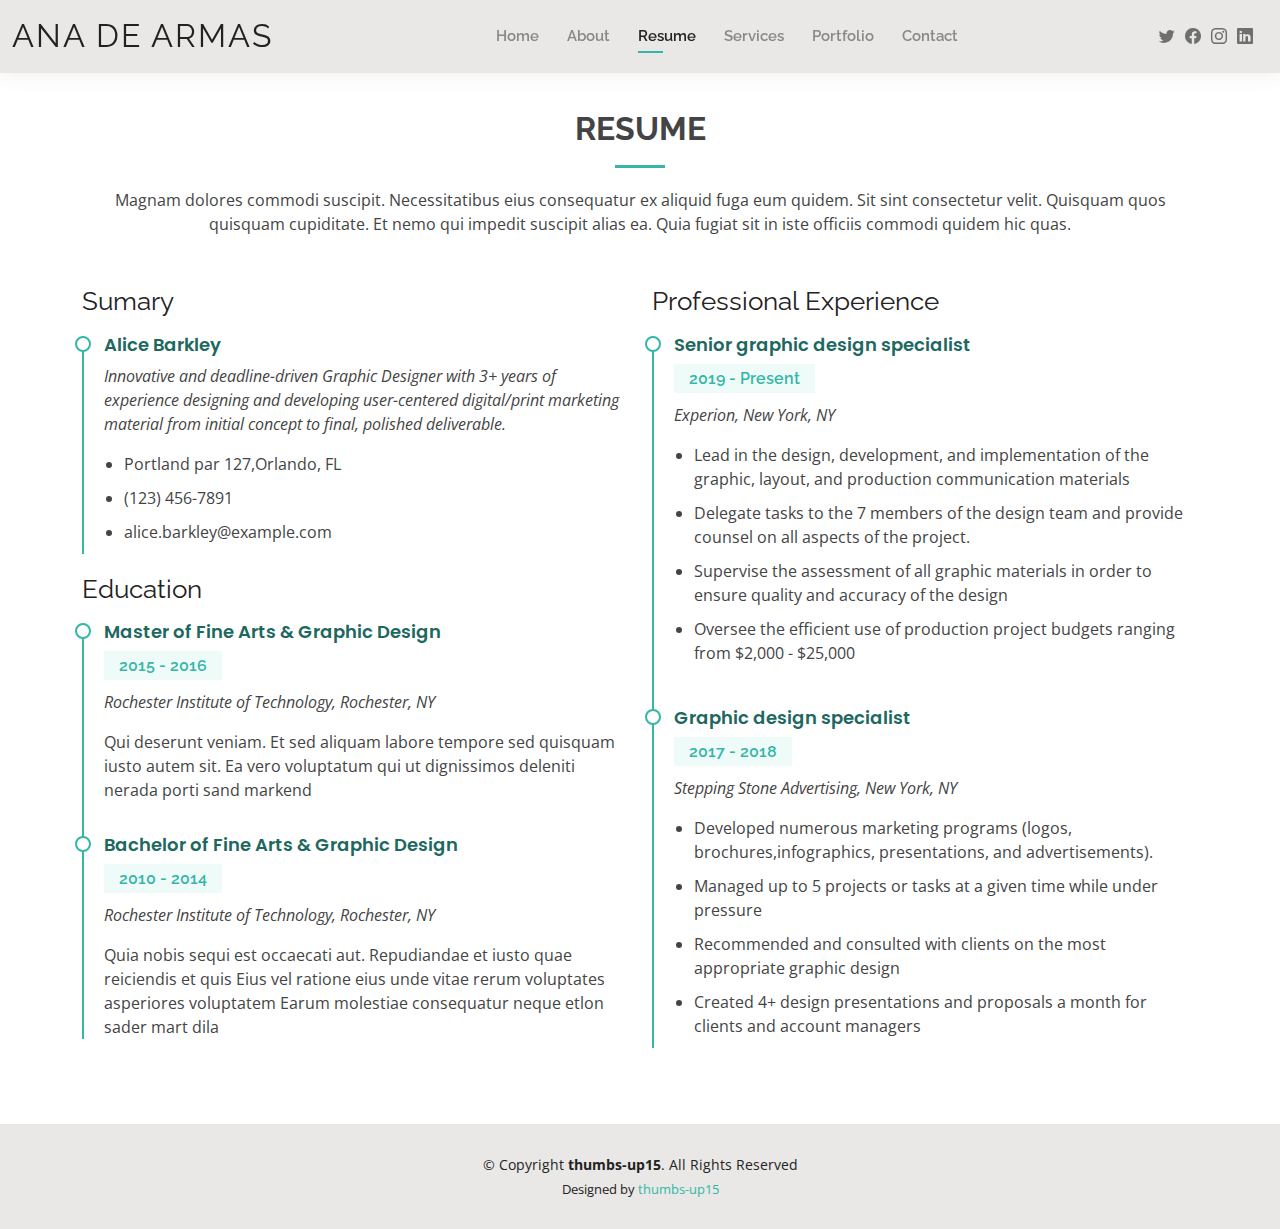
<file: resume.html>
<!DOCTYPE html>
<html lang="en">

<head>
  <meta charset="utf-8">
  <meta content="width=device-width, initial-scale=1.0" name="viewport">

  <title>Resume - Ana De Armas Template</title>
  <meta content="" name="description">
  <meta content="" name="keywords">

  <!-- Favicons -->
  <link href="assets/img/favicon.png" rel="icon">
  <link href="assets/img/apple-touch-icon.png" rel="apple-touch-icon">

  <!-- Google Fonts -->
  <link href="https://fonts.googleapis.com/css?family=Open+Sans:300,300i,400,400i,600,600i,700,700i|Raleway:300,300i,400,400i,500,500i,600,600i,700,700i|Poppins:300,300i,400,400i,500,500i,600,600i,700,700i" rel="stylesheet">

  <!-- Vendor CSS Files -->
  <link href="assets/vendor/aos/aos.css" rel="stylesheet">
  <link href="assets/vendor/bootstrap/css/bootstrap.min.css" rel="stylesheet">
  <link href="assets/vendor/bootstrap-icons/bootstrap-icons.css" rel="stylesheet">
  <link href="assets/vendor/boxicons/css/boxicons.min.css" rel="stylesheet">
  <link href="assets/vendor/glightbox/css/glightbox.min.css" rel="stylesheet">
  <link href="assets/vendor/swiper/swiper-bundle.min.css" rel="stylesheet">

  <!-- Template Main CSS File -->
  <link href="assets/css/style.css" rel="stylesheet">
</head>

<body>

  <!-- ======= Header ======= -->
  <header id="header" class="fixed-top">
    <div class="container-fluid d-flex justify-content-between align-items-center">

      <h1 class="logo me-auto me-lg-0"><a href="index.html">Ana De Armas</a></h1>


      <nav id="navbar" class="navbar order-last order-lg-0">
        <ul>
          <li><a href="index.html">Home</a></li>
          <li><a href="about.html">About</a></li>
          <li><a class="active" href="resume.html">Resume</a></li>
          <li><a href="services.html">Services</a></li>
          <li><a href="portfolio.html">Portfolio</a></li>
          <li><a href="contact.html">Contact</a></li>
        </ul>
        <i class="bi bi-list mobile-nav-toggle"></i>
      </nav><!-- .navbar -->

      <div class="header-social-links">
        <a href="#" class="twitter"><i class="bi bi-twitter"></i></a>
        <a href="#" class="facebook"><i class="bi bi-facebook"></i></a>
        <a href="#" class="instagram"><i class="bi bi-instagram"></i></a>
        <a href="#" class="linkedin"><i class="bi bi-linkedin"></i></i></a>
      </div>

    </div>

  </header><!-- End Header -->

  <main id="main">

    <!-- ======= Resume Section ======= -->
    <section id="resume" class="resume">
      <div class="container" data-aos="fade-up">

        <div class="section-title">
          <h2>Resume</h2>
          <p>Magnam dolores commodi suscipit. Necessitatibus eius consequatur ex aliquid fuga eum quidem. Sit sint consectetur velit. Quisquam quos quisquam cupiditate. Et nemo qui impedit suscipit alias ea. Quia fugiat sit in iste officiis commodi quidem hic quas.</p>
        </div>

        <div class="row">
          <div class="col-lg-6">
            <h3 class="resume-title">Sumary</h3>
            <div class="resume-item pb-0">
              <h4>Alice Barkley</h4>
              <p><em>Innovative and deadline-driven Graphic Designer with 3+ years of experience designing and developing user-centered digital/print marketing material from initial concept to final, polished deliverable.</em></p>
              <p>
              <ul>
                <li>Portland par 127,Orlando, FL</li>
                <li>(123) 456-7891</li>
                <li>alice.barkley@example.com</li>
              </ul>
              </p>
            </div>

            <h3 class="resume-title">Education</h3>
            <div class="resume-item">
              <h4>Master of Fine Arts &amp; Graphic Design</h4>
              <h5>2015 - 2016</h5>
              <p><em>Rochester Institute of Technology, Rochester, NY</em></p>
              <p>Qui deserunt veniam. Et sed aliquam labore tempore sed quisquam iusto autem sit. Ea vero voluptatum qui ut dignissimos deleniti nerada porti sand markend</p>
            </div>
            <div class="resume-item">
              <h4>Bachelor of Fine Arts &amp; Graphic Design</h4>
              <h5>2010 - 2014</h5>
              <p><em>Rochester Institute of Technology, Rochester, NY</em></p>
              <p>Quia nobis sequi est occaecati aut. Repudiandae et iusto quae reiciendis et quis Eius vel ratione eius unde vitae rerum voluptates asperiores voluptatem Earum molestiae consequatur neque etlon sader mart dila</p>
            </div>
          </div>
          <div class="col-lg-6">
            <h3 class="resume-title">Professional Experience</h3>
            <div class="resume-item">
              <h4>Senior graphic design specialist</h4>
              <h5>2019 - Present</h5>
              <p><em>Experion, New York, NY </em></p>
              <p>
              <ul>
                <li>Lead in the design, development, and implementation of the graphic, layout, and production communication materials</li>
                <li>Delegate tasks to the 7 members of the design team and provide counsel on all aspects of the project. </li>
                <li>Supervise the assessment of all graphic materials in order to ensure quality and accuracy of the design</li>
                <li>Oversee the efficient use of production project budgets ranging from $2,000 - $25,000</li>
              </ul>
              </p>
            </div>
            <div class="resume-item">
              <h4>Graphic design specialist</h4>
              <h5>2017 - 2018</h5>
              <p><em>Stepping Stone Advertising, New York, NY</em></p>
              <p>
              <ul>
                <li>Developed numerous marketing programs (logos, brochures,infographics, presentations, and advertisements).</li>
                <li>Managed up to 5 projects or tasks at a given time while under pressure</li>
                <li>Recommended and consulted with clients on the most appropriate graphic design</li>
                <li>Created 4+ design presentations and proposals a month for clients and account managers</li>
              </ul>
              </p>
            </div>
          </div>
        </div>

      </div>
    </section><!-- End Resume Section -->

  </main><!-- End #main -->

  <!-- ======= Footer ======= -->
  <footer id="footer">
    <div class="container">
      <div class="copyright">
        &copy; Copyright <strong><span>thumbs-up15</span></strong>. All Rights Reserved
      </div>
      <div class="credits">
   
        Designed by <a>thumbs-up15</a>
      </div>
    </div>
  </footer><!-- End  Footer -->

  <div id="preloader"></div>
  <a href="#" class="back-to-top d-flex align-items-center justify-content-center"><i class="bi bi-arrow-up-short"></i></a>

  <!-- Vendor JS Files -->
  <script src="assets/vendor/purecounter/purecounter_vanilla.js"></script>
  <script src="assets/vendor/aos/aos.js"></script>
  <script src="assets/vendor/bootstrap/js/bootstrap.bundle.min.js"></script>
  <script src="assets/vendor/glightbox/js/glightbox.min.js"></script>
  <script src="assets/vendor/isotope-layout/isotope.pkgd.min.js"></script>
  <script src="assets/vendor/swiper/swiper-bundle.min.js"></script>
  <script src="assets/vendor/waypoints/noframework.waypoints.js"></script>
  <script src="assets/vendor/php-email-form/validate.js"></script>

  <!-- Template Main JS File -->
  <script src="assets/js/main.js"></script>

</body>

</html>
</file>
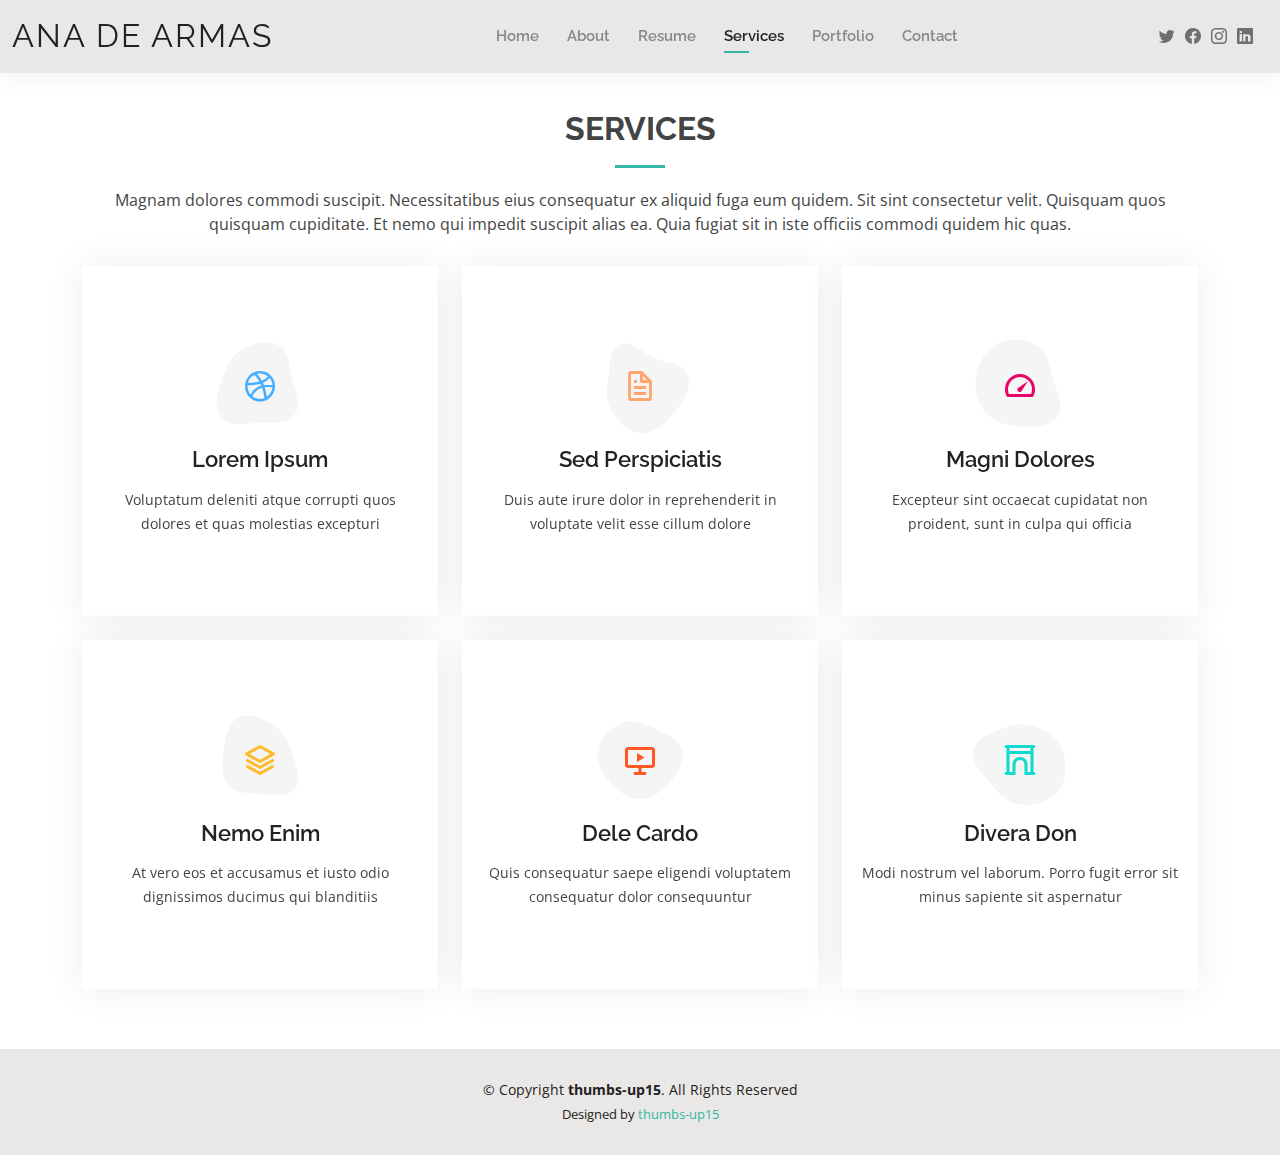
<file: services.html>
<!DOCTYPE html>
<html lang="en">

<head>
  <meta charset="utf-8">
  <meta content="width=device-width, initial-scale=1.0" name="viewport">

  <title>Services - Ana De Armas</title>
  <meta content="" name="description">
  <meta content="" name="keywords">

  <!-- Favicons -->
  <link href="assets/img/favicon.png" rel="icon">
  <link href="assets/img/apple-touch-icon.png" rel="apple-touch-icon">

  <!-- Google Fonts -->
  <link href="https://fonts.googleapis.com/css?family=Open+Sans:300,300i,400,400i,600,600i,700,700i|Raleway:300,300i,400,400i,500,500i,600,600i,700,700i|Poppins:300,300i,400,400i,500,500i,600,600i,700,700i" rel="stylesheet">

  <!-- Vendor CSS Files -->
  <link href="assets/vendor/aos/aos.css" rel="stylesheet">
  <link href="assets/vendor/bootstrap/css/bootstrap.min.css" rel="stylesheet">
  <link href="assets/vendor/bootstrap-icons/bootstrap-icons.css" rel="stylesheet">
  <link href="assets/vendor/boxicons/css/boxicons.min.css" rel="stylesheet">
  <link href="assets/vendor/glightbox/css/glightbox.min.css" rel="stylesheet">
  <link href="assets/vendor/swiper/swiper-bundle.min.css" rel="stylesheet">

  <!-- Template Main CSS File -->
  <link href="assets/css/style.css" rel="stylesheet">



<body>

  <!-- ======= Header ======= -->
  <header id="header" class="fixed-top">
    <div class="container-fluid d-flex justify-content-between align-items-center">

      <h1 class="logo me-auto me-lg-0"><a href="index.html">Ana De Armas</a></h1>
      <!-- Uncomment below if you prefer to use an image logo -->
      <!-- <a href="index.html" class="logo"><img src="assets/img/logo.png" alt="" class="img-fluid"></a>-->

      <nav id="navbar" class="navbar order-last order-lg-0">
        <ul>
          <li><a href="index.html">Home</a></li>
          <li><a href="about.html">About</a></li>
          <li><a href="resume.html">Resume</a></li>
          <li><a class="active" href="services.html">Services</a></li>
          <li><a href="portfolio.html">Portfolio</a></li>
          <li><a href="contact.html">Contact</a></li>
        </ul>
        <i class="bi bi-list mobile-nav-toggle"></i>
      </nav><!-- .navbar -->

      <div class="header-social-links">
        <a href="#" class="twitter"><i class="bi bi-twitter"></i></a>
        <a href="#" class="facebook"><i class="bi bi-facebook"></i></a>
        <a href="#" class="instagram"><i class="bi bi-instagram"></i></a>
        <a href="#" class="linkedin"><i class="bi bi-linkedin"></i></i></a>
      </div>

    </div>

  </header><!-- End Header -->

  <main id="main">

    <!-- ======= Services Section ======= -->
    <section id="services" class="services">
      <div class="container" data-aos="fade-up">

        <div class="section-title">
          <h2>Services</h2>
          <p>Magnam dolores commodi suscipit. Necessitatibus eius consequatur ex aliquid fuga eum quidem. Sit sint consectetur velit. Quisquam quos quisquam cupiditate. Et nemo qui impedit suscipit alias ea. Quia fugiat sit in iste officiis commodi quidem hic quas.</p>
        </div>

        <div class="row">
          <div class="col-lg-4 col-md-6 d-flex align-items-stretch" data-aos="zoom-in" data-aos-delay="100">
            <div class="icon-box iconbox-blue">
              <div class="icon">
                <svg width="100" height="100" viewBox="0 0 600 600" xmlns="http://www.w3.org/2000/svg">
                  <path stroke="none" stroke-width="0" fill="#f5f5f5" d="M300,521.0016835830174C376.1290562159157,517.8887921683347,466.0731472004068,529.7835943286574,510.70327084640275,468.03025145048787C554.3714126377745,407.6079735673963,508.03601936045806,328.9844924480964,491.2728898941984,256.3432110539036C474.5976632858925,184.082847569629,479.9380746630129,96.60480741107993,416.23090153303,58.64404602377083C348.86323505073057,18.502131276798302,261.93793281208167,40.57373210992963,193.5410806939664,78.93577620505333C130.42746243093433,114.334589627462,98.30271207620316,179.96522072025542,76.75703585869454,249.04625023123273C51.97151888228291,328.5150500222984,13.704378332031375,421.85034740162234,66.52175969318436,486.19268352777647C119.04800174914682,550.1803526380478,217.28368757567262,524.383925680826,300,521.0016835830174"></path>
                </svg>
                <i class="bx bxl-dribbble"></i>
              </div>
              <h4><a href="">Lorem Ipsum</a></h4>
              <p>Voluptatum deleniti atque corrupti quos dolores et quas molestias excepturi</p>
            </div>
          </div>

          <div class="col-lg-4 col-md-6 d-flex align-items-stretch mt-4 mt-md-0" data-aos="zoom-in" data-aos-delay="200">
            <div class="icon-box iconbox-orange ">
              <div class="icon">
                <svg width="100" height="100" viewBox="0 0 600 600" xmlns="http://www.w3.org/2000/svg">
                  <path stroke="none" stroke-width="0" fill="#f5f5f5" d="M300,582.0697525312426C382.5290701553225,586.8405444964366,449.9789794690241,525.3245884688669,502.5850820975895,461.55621195738473C556.606425686781,396.0723002908107,615.8543463187945,314.28637112970534,586.6730223649479,234.56875336149918C558.9533121215079,158.8439757836574,454.9685369536778,164.00468322053177,381.49747125262974,130.76875717737553C312.15926192815925,99.40240125094834,248.97055460311594,18.661163978235184,179.8680185752513,50.54337015887873C110.5421016452524,82.52863877960104,119.82277516462835,180.83849132639028,109.12597500060166,256.43424936330496C100.08760227029461,320.3096726198365,92.17705696193138,384.0621239912766,124.79988738764834,439.7174275375508C164.83382741302287,508.01625554203684,220.96474134820875,577.5009287672846,300,582.0697525312426"></path>
                </svg>
                <i class="bx bx-file"></i>
              </div>
              <h4><a href="">Sed Perspiciatis</a></h4>
              <p>Duis aute irure dolor in reprehenderit in voluptate velit esse cillum dolore</p>
            </div>
          </div>

          <div class="col-lg-4 col-md-6 d-flex align-items-stretch mt-4 mt-lg-0" data-aos="zoom-in" data-aos-delay="300">
            <div class="icon-box iconbox-pink">
              <div class="icon">
                <svg width="100" height="100" viewBox="0 0 600 600" xmlns="http://www.w3.org/2000/svg">
                  <path stroke="none" stroke-width="0" fill="#f5f5f5" d="M300,541.5067337569781C382.14930387511276,545.0595476570109,479.8736841581634,548.3450877840088,526.4010558755058,480.5488172755941C571.5218469581645,414.80211281144784,517.5187510058486,332.0715597781072,496.52539010469104,255.14436215662573C477.37192572678356,184.95920475031193,473.57363656557914,105.61284051026155,413.0603344069578,65.22779650032875C343.27470386102294,18.654635553484475,251.2091493199835,5.337323636656869,175.0934190732945,40.62881213300186C97.87086631185822,76.43348514350839,51.98124368387456,156.15599469081315,36.44837278890362,239.84606092416172C21.716077023791087,319.22268207091537,43.775223500013084,401.1760424656574,96.891909868211,461.97329694683043C147.22146801428983,519.5804099606455,223.5754009179313,538.201503339737,300,541.5067337569781"></path>
                </svg>
                <i class="bx bx-tachometer"></i>
              </div>
              <h4><a href="">Magni Dolores</a></h4>
              <p>Excepteur sint occaecat cupidatat non proident, sunt in culpa qui officia</p>
            </div>
          </div>

          <div class="col-lg-4 col-md-6 d-flex align-items-stretch mt-4" data-aos="zoom-in" data-aos-delay="100">
            <div class="icon-box iconbox-yellow">
              <div class="icon">
                <svg width="100" height="100" viewBox="0 0 600 600" xmlns="http://www.w3.org/2000/svg">
                  <path stroke="none" stroke-width="0" fill="#f5f5f5" d="M300,503.46388370962813C374.79870501325706,506.71871716319447,464.8034551963731,527.1746412648533,510.4981551193396,467.86667711651364C555.9287308511215,408.9015244558933,512.6030010748507,327.5744911775523,490.211057578863,256.5855673507754C471.097692560561,195.9906835881958,447.69079081568157,138.11976852964426,395.19560036434837,102.3242989838813C329.3053358748298,57.3949838291264,248.02791733380457,8.279543830951368,175.87071277845988,42.242879143198664C103.41431057327972,76.34704239035025,93.79494320519305,170.9812938413882,81.28167332365135,250.07896920659033C70.17666984294237,320.27484674793965,64.84698225790005,396.69656628748305,111.28512138212992,450.4950937839243C156.20124167950087,502.5303643271138,231.32542653798444,500.4755392045468,300,503.46388370962813"></path>
                </svg>
                <i class="bx bx-layer"></i>
              </div>
              <h4><a href="">Nemo Enim</a></h4>
              <p>At vero eos et accusamus et iusto odio dignissimos ducimus qui blanditiis</p>
            </div>
          </div>

          <div class="col-lg-4 col-md-6 d-flex align-items-stretch mt-4" data-aos="zoom-in" data-aos-delay="200">
            <div class="icon-box iconbox-red">
              <div class="icon">
                <svg width="100" height="100" viewBox="0 0 600 600" xmlns="http://www.w3.org/2000/svg">
                  <path stroke="none" stroke-width="0" fill="#f5f5f5" d="M300,532.3542879108572C369.38199826031484,532.3153073249985,429.10787420159085,491.63046689027357,474.5244479745417,439.17860296908856C522.8885846962883,383.3225815378663,569.1668002868075,314.3205725914397,550.7432151929288,242.7694973846089C532.6665558377875,172.5657663291529,456.2379748765914,142.6223662098291,390.3689995646985,112.34683881706744C326.66090330228417,83.06452184765237,258.84405631176094,53.51806209861945,193.32584062364296,78.48882559362697C121.61183558270385,105.82097193414197,62.805066853699245,167.19869350419734,48.57481801355237,242.6138429142374C34.843463184063346,315.3850353017275,76.69343916112496,383.4422959591041,125.22947124332185,439.3748458443577C170.7312796277747,491.8107796887764,230.57421082200815,532.3932930995766,300,532.3542879108572"></path>
                </svg>
                <i class="bx bx-slideshow"></i>
              </div>
              <h4><a href="">Dele Cardo</a></h4>
              <p>Quis consequatur saepe eligendi voluptatem consequatur dolor consequuntur</p>
            </div>
          </div>

          <div class="col-lg-4 col-md-6 d-flex align-items-stretch mt-4" data-aos="zoom-in" data-aos-delay="300">
            <div class="icon-box iconbox-teal">
              <div class="icon">
                <svg width="100" height="100" viewBox="0 0 600 600" xmlns="http://www.w3.org/2000/svg">
                  <path stroke="none" stroke-width="0" fill="#f5f5f5" d="M300,566.797414625762C385.7384707136149,576.1784315230908,478.7894351017131,552.8928747891023,531.9192734346935,484.94944893311C584.6109503024035,417.5663521118492,582.489472248146,322.67544863468447,553.9536738515405,242.03673114598146C529.1557734026468,171.96086150256528,465.24506316201064,127.66468636344209,395.9583748389544,100.7403814666027C334.2173773831606,76.7482773500951,269.4350130405921,84.62216499799875,207.1952322260088,107.2889140133804C132.92018162631612,134.33871894543012,41.79353780512637,160.00259165414826,22.644507872594943,236.69541883565114C3.319112789854554,314.0945973066697,72.72355303640163,379.243833228382,124.04198916343866,440.3218312028393C172.9286146004772,498.5055451809895,224.45579914871206,558.5317968840102,300,566.797414625762"></path>
                </svg>
                <i class="bx bx-arch"></i>
              </div>
              <h4><a href="">Divera Don</a></h4>
              <p>Modi nostrum vel laborum. Porro fugit error sit minus sapiente sit aspernatur</p>
            </div>
          </div>

        </div>

      </div>
    </section><!-- End Services Section -->

  </main><!-- End #main -->

  <!-- ======= Footer ======= -->
  <footer id="footer">
    <div class="container">
      <div class="copyright">
        &copy; Copyright <strong><span>thumbs-up15</span></strong>. All Rights Reserved
      </div>
      <div class="credits">
        Designed by <a>thumbs-up15</a>
      </div>
    </div>
  </footer><!-- End  Footer -->

  <div id="preloader"></div>
  <a href="#" class="back-to-top d-flex align-items-center justify-content-center"><i class="bi bi-arrow-up-short"></i></a>

  <!-- Vendor JS Files -->
  <script src="assets/vendor/purecounter/purecounter_vanilla.js"></script>
  <script src="assets/vendor/aos/aos.js"></script>
  <script src="assets/vendor/bootstrap/js/bootstrap.bundle.min.js"></script>
  <script src="assets/vendor/glightbox/js/glightbox.min.js"></script>
  <script src="assets/vendor/isotope-layout/isotope.pkgd.min.js"></script>
  <script src="assets/vendor/swiper/swiper-bundle.min.js"></script>
  <script src="assets/vendor/waypoints/noframework.waypoints.js"></script>
  <script src="assets/vendor/php-email-form/validate.js"></script>

  <!-- Template Main JS File -->
  <script src="assets/js/main.js"></script>

</body>

</html>
</file>
<file: assets/css/style.css>
/*--------------------------------------------------------------
# General
--------------------------------------------------------------*/
body {
  font-family: "Open Sans", sans-serif;
  color: #444444;
}

a {
  color: #34b7a7;
  text-decoration: none;
}

a:hover {
  color: #51cdbe;
  text-decoration: none;
}

h1,
h2,
h3,
h4,
h5,
h6 {
  font-family: "Raleway", sans-serif;
}

#main {
  margin-top: 50px;
}

@media (max-width: 992px) {
  #main {
    margin-top: 30px;
  }
}

/*--------------------------------------------------------------
# Preloader
--------------------------------------------------------------*/
#preloader {
  position: fixed;
  top: 0;
  left: 0;
  right: 0;
  bottom: 0;
  z-index: 9999;
  overflow: hidden;
  background: #fff;
}

#preloader:before {
  content: "";
  position: fixed;
  top: calc(50% - 30px);
  left: calc(50% - 30px);
  border: 6px solid #34b7a7;
  border-top-color: #dcf5f2;
  border-radius: 50%;
  width: 60px;
  height: 60px;
  animation: animate-preloader 1s linear infinite;
}

@keyframes animate-preloader {
  0% {
    transform: rotate(0deg);
  }

  100% {
    transform: rotate(360deg);
  }
}

/*--------------------------------------------------------------
# Back to top button
--------------------------------------------------------------*/
.back-to-top {
  position: fixed;
  visibility: hidden;
  opacity: 0;
  right: 15px;
  bottom: 15px;
  z-index: 996;
  background: #34b7a7;
  width: 40px;
  height: 40px;
  border-radius: 50px;
  transition: all 0.4s;
}

.back-to-top i {
  font-size: 24px;
  color: #fff;
  line-height: 0;
}

.back-to-top:hover {
  background: #49cbbb;
  color: #fff;
}

.back-to-top.active {
  visibility: visible;
  opacity: 1;
}

/*--------------------------------------------------------------
# Header
--------------------------------------------------------------*/
#header {
  background: #e9e8e6;
  box-shadow: 0px 0px 25px 0 rgba(0, 0, 0, 0.08);
  z-index: 997;
  padding: 15px 0;
}

#header .logo {
  font-size: 32px;
  margin: 0;
  padding: 0;
  line-height: 1;
  font-weight: 400;
  letter-spacing: 2px;
  text-transform: uppercase;
}

#header .logo a {
  color: #222222;
}

#header .logo img {
  max-height: 40px;
}

@media (max-width: 992px) {
  #header .logo {
    font-size: 28px;
  }
}

/*--------------------------------------------------------------
# Header Social Links
--------------------------------------------------------------*/
.header-social-links {
  padding-right: 15px;
}

.header-social-links a {
  color: #6f6f6f;
  padding-left: 6px;
  display: inline-block;
  line-height: 0px;
  transition: 0.3s;
  font-size: 16px;
}

.header-social-links a:hover {
  color: #34b7a7;
}

/*--------------------------------------------------------------
# Navigation Menu
--------------------------------------------------------------*/
/**
* Desktop Navigation 
*/
.navbar {
  padding: 0;
}

.navbar ul {
  margin: 0;
  padding: 0;
  display: flex;
  list-style: none;
  align-items: center;
}

.navbar li {
  position: relative;
  padding: 10px 0 10px 28px;
}

.navbar a,
.navbar a:focus {
  display: flex;
  align-items: center;
  justify-content: space-between;
  font-family: "Raleway", sans-serif;
  font-size: 15px;
  font-weight: 600;
  color: #888888;
  white-space: nowrap;
  transition: 0.3s;
  position: relative;
}

.navbar a i,
.navbar a:focus i {
  font-size: 12px;
  line-height: 0;
  margin-left: 5px;
}

.navbar>ul>li>a:before {
  content: "";
  position: absolute;
  width: 0;
  height: 2px;
  bottom: -5px;
  left: 0;
  background-color: #34b7a7;
  visibility: hidden;
  width: 0px;
  transition: all 0.3s ease-in-out 0s;
}

.navbar a:hover:before,
.navbar li:hover>a:before,
.navbar .active:before {
  visibility: visible;
  width: 25px;
}

.navbar a:hover,
.navbar .active,
.navbar .active:focus,
.navbar li:hover>a {
  color: #222222;
}

.navbar .dropdown ul {
  display: block;
  position: absolute;
  left: 14px;
  top: calc(100% + 30px);
  margin: 0;
  padding: 10px 0;
  z-index: 99;
  opacity: 0;
  visibility: hidden;
  background: #fff;
  box-shadow: 0px 0px 30px rgba(127, 137, 161, 0.25);
  transition: 0.3s;
  border-radius: 4px;
}

.navbar .dropdown ul li {
  min-width: 200px;
  padding: 0;
}

.navbar .dropdown ul a {
  padding: 10px 20px;
  font-size: 15px;
  text-transform: none;
  font-weight: 600;
}

.navbar .dropdown ul a i {
  font-size: 12px;
}

.navbar .dropdown ul a:hover,
.navbar .dropdown ul .active:hover,
.navbar .dropdown ul li:hover>a {
  color: #34b7a7;
}

.navbar .dropdown:hover>ul {
  opacity: 1;
  top: 100%;
  visibility: visible;
}

.navbar .dropdown .dropdown ul {
  top: 0;
  left: calc(100% - 30px);
  visibility: hidden;
}

.navbar .dropdown .dropdown:hover>ul {
  opacity: 1;
  top: 0;
  left: 100%;
  visibility: visible;
}

@media (max-width: 1366px) {
  .navbar .dropdown .dropdown ul {
    left: -90%;
  }

  .navbar .dropdown .dropdown:hover>ul {
    left: -100%;
  }
}

/**
* Mobile Navigation 
*/
.mobile-nav-toggle {
  color: #222222;
  font-size: 28px;
  cursor: pointer;
  display: none;
  line-height: 0;
  transition: 0.5s;
}

.mobile-nav-toggle.bi-x {
  color: #fff;
}

@media (max-width: 991px) {
  .mobile-nav-toggle {
    display: block;
  }

  .navbar ul {
    display: none;
  }
}

.navbar-mobile {
  position: fixed;
  overflow: hidden;
  top: 0;
  right: 0;
  left: 0;
  bottom: 0;
  background: rgba(9, 9, 9, 0.9);
  transition: 0.3s;
  z-index: 999;
}

.navbar-mobile .mobile-nav-toggle {
  position: absolute;
  top: 15px;
  right: 15px;
}

.navbar-mobile ul {
  display: block;
  position: absolute;
  top: 55px;
  right: 15px;
  bottom: 15px;
  left: 15px;
  padding: 10px 0;
  border-radius: 10px;
  background-color: #fff;
  overflow-y: auto;
  transition: 0.3s;
}

.navbar-mobile a,
.navbar-mobile a:focus {
  font-size: 15px;
  padding-right: 15px;
  color: #222222;
}

.navbar-mobile a:hover,
.navbar-mobile .active,
.navbar-mobile li:hover>a {
  color: #34b7a7;
}

.navbar-mobile .getstarted,
.navbar-mobile .getstarted:focus {
  margin: 15px;
}

.navbar-mobile .dropdown ul {
  position: static;
  display: none;
  margin: 10px 20px;
  padding: 10px 0;
  z-index: 99;
  opacity: 1;
  visibility: visible;
  background: #fff;
  box-shadow: 0px 0px 30px rgba(127, 137, 161, 0.25);
}

.navbar-mobile .dropdown ul li {
  min-width: 200px;
}

.navbar-mobile .dropdown ul a {
  padding: 10px 20px;
}

.navbar-mobile .dropdown ul a i {
  font-size: 12px;
}

.navbar-mobile .dropdown ul a:hover,
.navbar-mobile .dropdown ul .active:hover,
.navbar-mobile .dropdown ul li:hover>a {
  color: #34b7a7;
}

.navbar-mobile .dropdown>.dropdown-active {
  display: block;
}

/*--------------------------------------------------------------
# Hero Section
--------------------------------------------------------------*/
#hero {
  width: 100%;
  height: 100vh;
  background: url("../img/hero-bg.jpg") top right;
  background-size: cover;
}

#hero .container {
  padding-top: 70px;
  position: relative;
}

@media (max-width: 992px) {
  #hero .container {
    padding-top: 58px;
  }
}

#hero h1 {
  margin: 0;
  font-size: 48px;
  font-weight: 700;
  line-height: 56px;
  color: #fbf7f7;
}

#hero h2 {
  color: #dbd1d1;
  margin: 10px 0 0 0;
  font-size: 22px;
}

#hero .btn-about {
  font-family: "Raleway", sans-serif;
  text-transform: uppercase;
  font-weight: 600;
  font-size: 12px;
  letter-spacing: 1px;
  display: inline-block;
  padding: 12px 40px;
  border-radius: 50px;
  transition: 0.5s;
  margin-top: 30px;
  color: #fff;
  background: #34b7a7;
}

#hero .btn-about:hover {
  background: #3dc8b7;
}

@media (min-width: 1024px) {
  #hero {
    background-attachment: fixed;
  }
}

@media (max-width: 992px) {
  #hero:before {
    content: "";
    background: rgba(255, 255, 255, 0.8);
    position: absolute;
    bottom: 0;
    top: 0;
    left: 0;
    right: 0;
  }

  #hero h1 {
    font-size: 28px;
    line-height: 36px;
  }

  #hero h2 {
    font-size: 18px;
    line-height: 24px;
  }
}

/*--------------------------------------------------------------
# Sections General
--------------------------------------------------------------*/
section {
  padding: 60px 0;
}

.section-bg {
  background-color: #e7f8f6;
}

.section-title {
  text-align: center;
  padding-bottom: 30px;
}

.section-title h2 {
  font-size: 32px;
  font-weight: bold;
  text-transform: uppercase;
  margin-bottom: 20px;
  padding-bottom: 20px;
  position: relative;
}

.section-title h2::after {
  content: "";
  position: absolute;
  display: block;
  width: 50px;
  height: 3px;
  background: #34b7a7;
  bottom: 0;
  left: calc(50% - 25px);
}

.section-title p {
  margin-bottom: 0;
}

/*--------------------------------------------------------------
# Cta
--------------------------------------------------------------*/
.cta {
  background: linear-gradient(rgba(0, 0, 0, 0.6), rgba(0, 0, 0, 0.6)), url("../img/bg-1.jpg") fixed center center;
  background-size: cover;
  padding: 80px 0;
}

.cta h3 {
  color: #fff;
  font-size: 28px;
  font-weight: 700;
}

.cta p {
  color: #fff;
}

.cta .cta-btn {
  font-family: "Raleway", sans-serif;
  text-transform: uppercase;
  font-weight: 500;
  font-size: 16px;
  letter-spacing: 1px;
  display: inline-block;
  padding: 8px 20px;
  border-radius: 2px;
  transition: 0.5s;
  margin: 10px;
  border: 2px solid #fff;
  color: #fff;
}

.cta .cta-btn:hover {
  background: #34b7a7;
  border: 2px solid #34b7a7;
}

@media (max-width: 1024px) {
  .cta {
    background-attachment: scroll;
  }
}

@media (min-width: 769px) {
  .cta .cta-btn-container {
    display: flex;
    align-items: center;
    justify-content: flex-end;
  }
}

/*--------------------------------------------------------------
# About
--------------------------------------------------------------*/
.about .content h3 {
  font-weight: 700;
  font-size: 26px;
  color: #555555;
}

.about .content ul {
  list-style: none;
  padding: 0;
}

.about .content ul li {
  padding-bottom: 10px;
}

.about .content ul i {
  font-size: 20px;
  padding-right: 2px;
  color: #34b7a7;
}

.about .content p:last-child {
  margin-bottom: 0;
}

/*--------------------------------------------------------------
# Skills
--------------------------------------------------------------*/
.skills .progress {
  height: 60px;
  display: block;
  background: none;
  border-radius: 0;
}

.skills .progress .skill {
  padding: 10px 0;
  margin: 0 0 6px 0;
  text-transform: uppercase;
  display: block;
  font-weight: 600;
  font-family: "Poppins", sans-serif;
  color: #222222;
}

.skills .progress .skill .val {
  float: right;
  font-style: normal;
}

.skills .progress-bar-wrap {
  background: #f3f3f3;
}

.skills .progress-bar {
  width: 1px;
  height: 10px;
  transition: 0.9s;
  background-color: #34b7a7;
}

/*--------------------------------------------------------------
# Facts
--------------------------------------------------------------*/
.facts .counters span {
  font-size: 48px;
  display: block;
  color: #34b7a7;
}

.facts .counters p {
  padding: 0;
  margin: 0 0 20px 0;
  font-family: "Raleway", sans-serif;
  font-size: 14px;
}

/*--------------------------------------------------------------
# Testimonials
--------------------------------------------------------------*/
.testimonials .section-header {
  margin-bottom: 40px;
}

.testimonials .testimonials-carousel,
.testimonials .testimonials-slider {
  overflow: hidden;
}

.testimonials .testimonial-item {
  text-align: center;
}

.testimonials .testimonial-item .testimonial-img {
  width: 120px;
  border-radius: 50%;
  border: 4px solid #fff;
  margin: 0 auto;
}

.testimonials .testimonial-item h3 {
  font-size: 20px;
  font-weight: bold;
  margin: 10px 0 5px 0;
  color: #111;
}

.testimonials .testimonial-item h4 {
  font-size: 14px;
  color: #999;
  margin: 0 0 15px 0;
}

.testimonials .testimonial-item .quote-icon-left,
.testimonials .testimonial-item .quote-icon-right {
  color: #c8efea;
  font-size: 26px;
}

.testimonials .testimonial-item .quote-icon-left {
  display: inline-block;
  left: -5px;
  position: relative;
}

.testimonials .testimonial-item .quote-icon-right {
  display: inline-block;
  right: -5px;
  position: relative;
  top: 10px;
}

.testimonials .testimonial-item p {
  font-style: italic;
  margin: 0 auto 15px auto;
}

@media (min-width: 992px) {
  .testimonials .testimonial-item p {
    width: 80%;
  }
}

.testimonials .swiper-pagination {
  margin-top: 20px;
  position: relative;
}

.testimonials .swiper-pagination .swiper-pagination-bullet {
  width: 12px;
  height: 12px;
  background-color: #fff;
  opacity: 1;
  border: 1px solid #34b7a7;
}

.testimonials .swiper-pagination .swiper-pagination-bullet-active {
  background-color: #34b7a7;
}

/*--------------------------------------------------------------
# Resume
--------------------------------------------------------------*/
.resume .resume-title {
  font-size: 26px;
  font-weight: 400;
  margin-top: 20px;
  margin-bottom: 20px;
  color: #222222;
}

.resume .resume-item {
  padding: 0 0 20px 20px;
  margin-top: -2px;
  border-left: 2px solid #34b7a7;
  position: relative;
}

.resume .resume-item h4 {
  line-height: 18px;
  font-size: 18px;
  font-weight: 600;
  font-family: "Poppins", sans-serif;
  color: #1d685f;
  margin-bottom: 10px;
}

.resume .resume-item h5 {
  font-size: 16px;
  background: #effbf9;
  padding: 5px 15px;
  display: inline-block;
  font-weight: 600;
  margin-bottom: 10px;
  color: #34b7a7;
}

.resume .resume-item ul {
  padding-left: 20px;
}

.resume .resume-item ul li {
  padding-bottom: 10px;
}

.resume .resume-item:last-child {
  padding-bottom: 0;
}

.resume .resume-item::before {
  content: "";
  position: absolute;
  width: 16px;
  height: 16px;
  border-radius: 50px;
  left: -9px;
  top: 0;
  background: #fff;
  border: 2px solid #34b7a7;
}

/*--------------------------------------------------------------
# Services
--------------------------------------------------------------*/
.services .icon-box {
  text-align: center;
  padding: 70px 20px 80px 20px;
  transition: all ease-in-out 0.3s;
  background: #fff;
  box-shadow: 0px 0 35px 0 rgba(0, 0, 0, 0.08);
}

.services .icon-box .icon {
  margin: 0 auto;
  width: 100px;
  height: 100px;
  display: flex;
  align-items: center;
  justify-content: center;
  transition: ease-in-out 0.3s;
  position: relative;
}

.services .icon-box .icon i {
  font-size: 36px;
  transition: 0.5s;
  position: relative;
}

.services .icon-box .icon svg {
  position: absolute;
  top: 0;
  left: 0;
}

.services .icon-box .icon svg path {
  transition: 0.5s;
  fill: #f5f5f5;
}

.services .icon-box h4 {
  font-weight: 600;
  margin: 10px 0 15px 0;
  font-size: 22px;
}

.services .icon-box h4 a {
  color: #222222;
  transition: ease-in-out 0.3s;
}

.services .icon-box p {
  line-height: 24px;
  font-size: 14px;
  margin-bottom: 0;
}

.services .iconbox-blue i {
  color: #47aeff;
}

.services .iconbox-blue:hover .icon i {
  color: #fff;
}

.services .iconbox-blue:hover .icon path {
  fill: #47aeff;
}

.services .iconbox-orange i {
  color: #ffa76e;
}

.services .iconbox-orange:hover .icon i {
  color: #fff;
}

.services .iconbox-orange:hover .icon path {
  fill: #ffa76e;
}

.services .iconbox-pink i {
  color: #e80368;
}

.services .iconbox-pink:hover .icon i {
  color: #fff;
}

.services .iconbox-pink:hover .icon path {
  fill: #e80368;
}

.services .iconbox-yellow i {
  color: #ffbb2c;
}

.services .iconbox-yellow:hover .icon i {
  color: #fff;
}

.services .iconbox-yellow:hover .icon path {
  fill: #ffbb2c;
}

.services .iconbox-red i {
  color: #ff5828;
}

.services .iconbox-red:hover .icon i {
  color: #fff;
}

.services .iconbox-red:hover .icon path {
  fill: #ff5828;
}

.services .iconbox-teal i {
  color: #11dbcf;
}

.services .iconbox-teal:hover .icon i {
  color: #fff;
}

.services .iconbox-teal:hover .icon path {
  fill: #11dbcf;
}

/*--------------------------------------------------------------
# Portfolio
--------------------------------------------------------------*/
.portfolio .portfolio-item {
  margin-bottom: 30px;
}

.portfolio #portfolio-flters {
  padding: 0;
  margin: 0 auto 20px auto;
  list-style: none;
  text-align: center;
}

.portfolio #portfolio-flters li {
  cursor: pointer;
  display: inline-block;
  padding: 8px 16px 10px 16px;
  font-size: 13px;
  font-weight: 500;
  line-height: 1;
  text-transform: uppercase;
  color: #444444;
  margin-bottom: 5px;
  transition: all 0.3s ease-in-out;
  border-radius: 50px;
}

.portfolio #portfolio-flters li:hover,
.portfolio #portfolio-flters li.filter-active {
  color: #fff;
  background: #34b7a7;
}

.portfolio #portfolio-flters li:last-child {
  margin-right: 0;
}

.portfolio .portfolio-wrap {
  transition: 0.3s;
  position: relative;
  overflow: hidden;
  z-index: 1;
  background: rgba(34, 34, 34, 0.6);
}

.portfolio .portfolio-wrap::before {
  content: "";
  background: rgba(34, 34, 34, 0.6);
  position: absolute;
  left: 0;
  right: 0;
  top: 0;
  bottom: 0;
  transition: all ease-in-out 0.3s;
  z-index: 2;
  opacity: 0;
}

.portfolio .portfolio-wrap img {
  transition: all ease-in-out 0.3s;
}

.portfolio .portfolio-wrap .portfolio-info {
  opacity: 0;
  position: absolute;
  top: 0;
  left: 0;
  right: 0;
  bottom: 0;
  z-index: 3;
  transition: all ease-in-out 0.3s;
  display: flex;
  flex-direction: column;
  justify-content: flex-end;
  align-items: flex-start;
  padding: 20px;
}

.portfolio .portfolio-wrap .portfolio-info h4 {
  font-size: 20px;
  color: #fff;
  font-weight: 600;
}

.portfolio .portfolio-wrap .portfolio-info p {
  color: rgba(255, 255, 255, 0.7);
  font-size: 14px;
  text-transform: uppercase;
  padding: 0;
  margin: 0;
  font-style: italic;
}

.portfolio .portfolio-wrap .portfolio-links {
  text-align: center;
  z-index: 4;
}

.portfolio .portfolio-wrap .portfolio-links a {
  color: #fff;
  margin: 0 5px 0 0;
  font-size: 28px;
  display: inline-block;
  transition: 0.3s;
}

.portfolio .portfolio-wrap .portfolio-links a:hover {
  color: #78d9cd;
}

.portfolio .portfolio-wrap:hover::before {
  opacity: 1;
}

.portfolio .portfolio-wrap:hover img {
  transform: scale(1.2);
}

.portfolio .portfolio-wrap:hover .portfolio-info {
  opacity: 1;
}

/*--------------------------------------------------------------
# Portfolio Details
--------------------------------------------------------------*/
.portfolio-details {
  padding-top: 0;
}

.portfolio-details .portfolio-details-slider img {
  width: 100%;
}

.portfolio-details .portfolio-details-slider .swiper-pagination {
  margin-top: 20px;
  position: relative;
}

.portfolio-details .portfolio-details-slider .swiper-pagination .swiper-pagination-bullet {
  width: 12px;
  height: 12px;
  background-color: #fff;
  opacity: 1;
  border: 1px solid #34b7a7;
}

.portfolio-details .portfolio-details-slider .swiper-pagination .swiper-pagination-bullet-active {
  background-color: #34b7a7;
}

.portfolio-details .portfolio-info {
  padding: 30px;
  box-shadow: 0px 0 30px rgba(34, 34, 34, 0.08);
}

.portfolio-details .portfolio-info h3 {
  font-size: 22px;
  font-weight: 700;
  margin-bottom: 20px;
  padding-bottom: 20px;
  border-bottom: 1px solid #eee;
}

.portfolio-details .portfolio-info ul {
  list-style: none;
  padding: 0;
  font-size: 15px;
}

.portfolio-details .portfolio-info ul li+li {
  margin-top: 10px;
}

.portfolio-details .portfolio-description {
  padding-top: 30px;
}

.portfolio-details .portfolio-description h2 {
  font-size: 26px;
  font-weight: 700;
  margin-bottom: 20px;
}

.portfolio-details .portfolio-description p {
  padding: 0;
}

/*--------------------------------------------------------------
# Contact
--------------------------------------------------------------*/
.contact .info {
  width: 100%;
  background: #fff;
}

.contact .info i {
  font-size: 20px;
  color: #34b7a7;
  float: left;
  width: 44px;
  height: 44px;
  background: #effbf9;
  display: flex;
  justify-content: center;
  align-items: center;
  border-radius: 50px;
  transition: all 0.3s ease-in-out;
}

.contact .info h4 {
  padding: 0 0 0 60px;
  font-size: 22px;
  font-weight: 600;
  margin-bottom: 5px;
  color: #222222;
}

.contact .info p {
  padding: 0 0 0 60px;
  margin-bottom: 0;
  font-size: 14px;
  color: #555555;
}

.contact .info .email,
.contact .info .phone {
  margin-top: 40px;
}

.contact .info .email:hover i,
.contact .info .address:hover i,
.contact .info .phone:hover i {
  background: #34b7a7;
  color: #fff;
}

.contact .php-email-form {
  width: 100%;
  background: #fff;
}

.contact .php-email-form .form-group {
  padding-bottom: 8px;
}

.contact .php-email-form .error-message {
  display: none;
  color: #fff;
  background: #ed3c0d;
  text-align: center;
  padding: 15px;
  font-weight: 600;
}

.contact .php-email-form .sent-message {
  display: none;
  color: #fff;
  background: #18d26e;
  text-align: center;
  padding: 15px;
  font-weight: 600;
}

.contact .php-email-form .loading {
  display: none;
  background: #fff;
  text-align: center;
  padding: 15px;
}

.contact .php-email-form .loading:before {
  content: "";
  display: inline-block;
  border-radius: 50%;
  width: 24px;
  height: 24px;
  margin: 0 10px -6px 0;
  border: 3px solid #18d26e;
  border-top-color: #eee;
  animation: animate-loading 1s linear infinite;
}

.contact .php-email-form input,
.contact .php-email-form textarea {
  border-radius: 4px;
  box-shadow: none;
  font-size: 14px;
}

.contact .php-email-form input:focus,
.contact .php-email-form textarea:focus {
  border-color: #34b7a7;
}

.contact .php-email-form input {
  height: 44px;
}

.contact .php-email-form textarea {
  padding: 10px 12px;
}

.contact .php-email-form button[type=submit] {
  background: #34b7a7;
  border: 0;
  padding: 10px 30px 12px 30px;
  color: #fff;
  transition: 0.4s;
  border-radius: 50px;
}

.contact .php-email-form button[type=submit]:hover {
  background: #3dc8b7;
}

@keyframes animate-loading {
  0% {
    transform: rotate(0deg);
  }

  100% {
    transform: rotate(360deg);
  }
}

/*--------------------------------------------------------------
# Footer
--------------------------------------------------------------*/
#footer {
  background: #e9e8e6;
  padding: 30px 0;
  color: #222222;
  font-size: 14px;
  text-align: center;
}

#footer .credits {
  padding-top: 5px;
  font-size: 13px;
}

#footer .credits a {
  color: #34b7a7;
}
</file>
